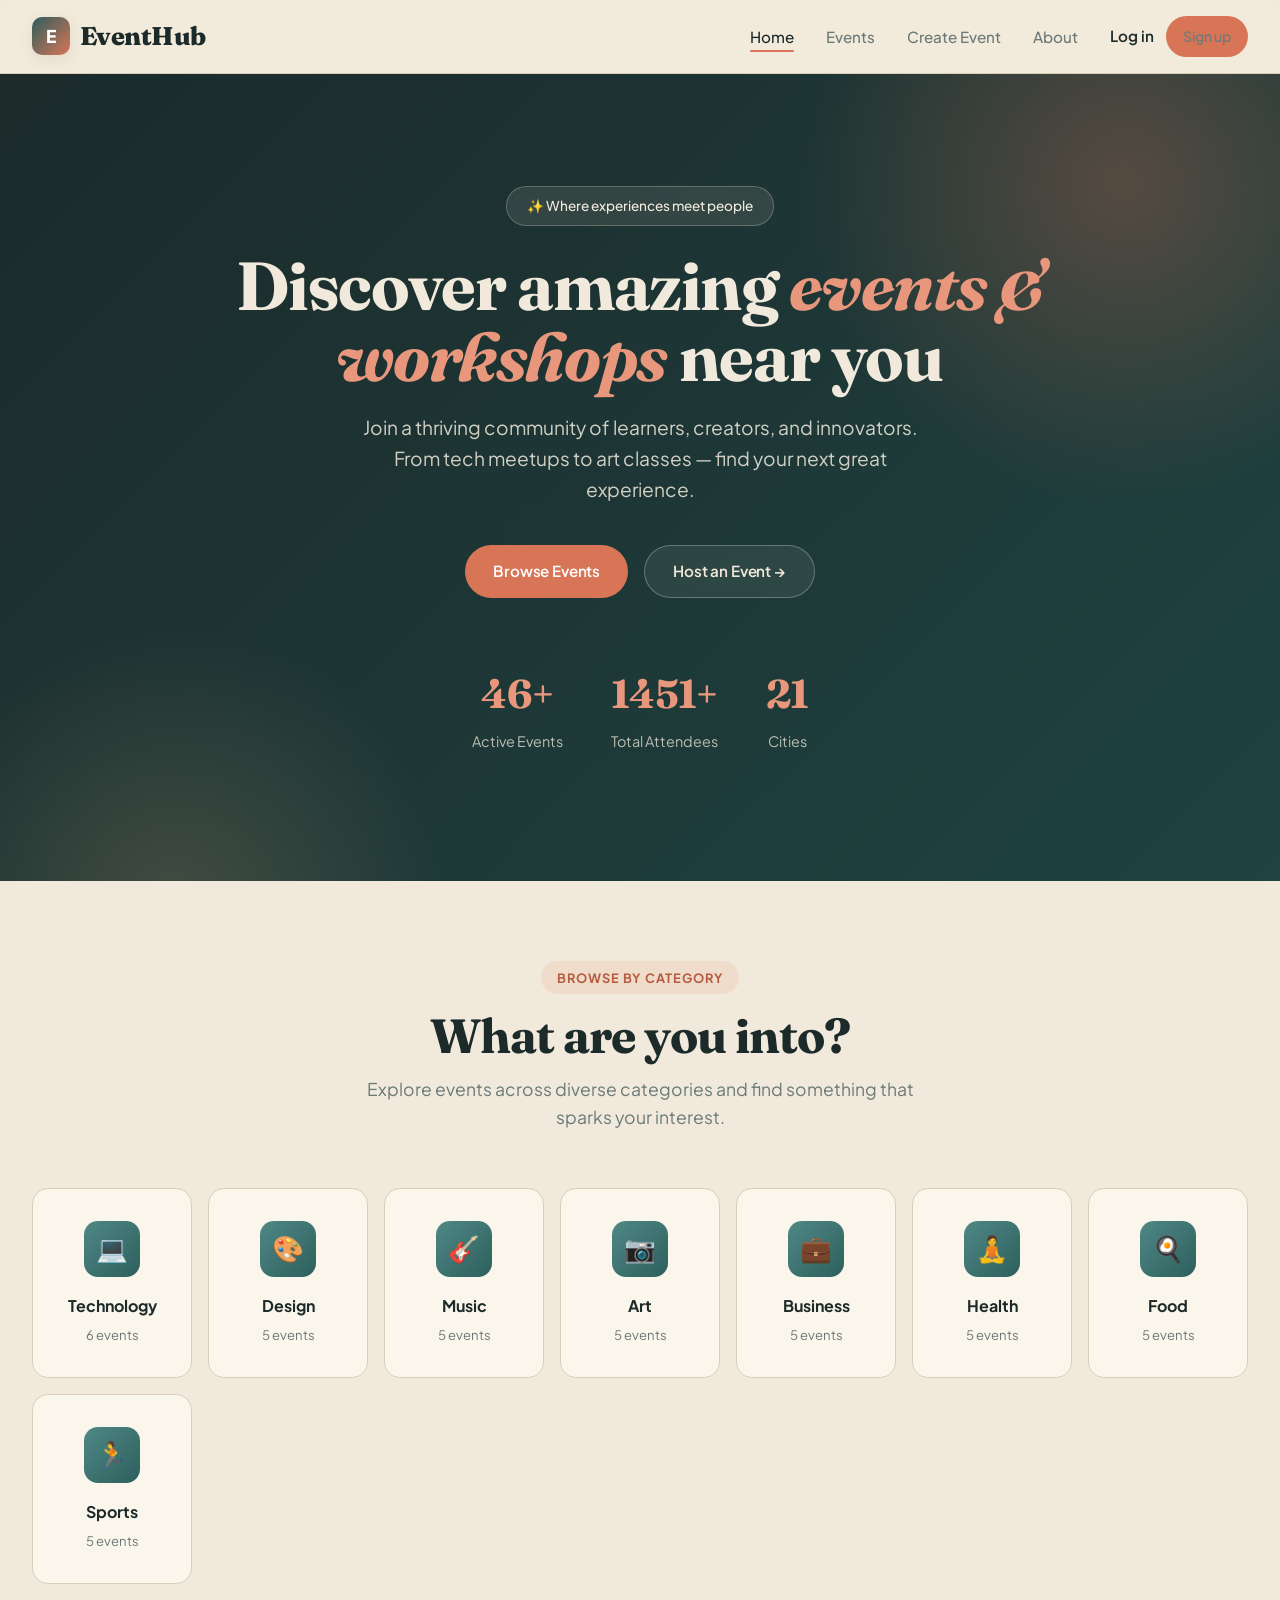
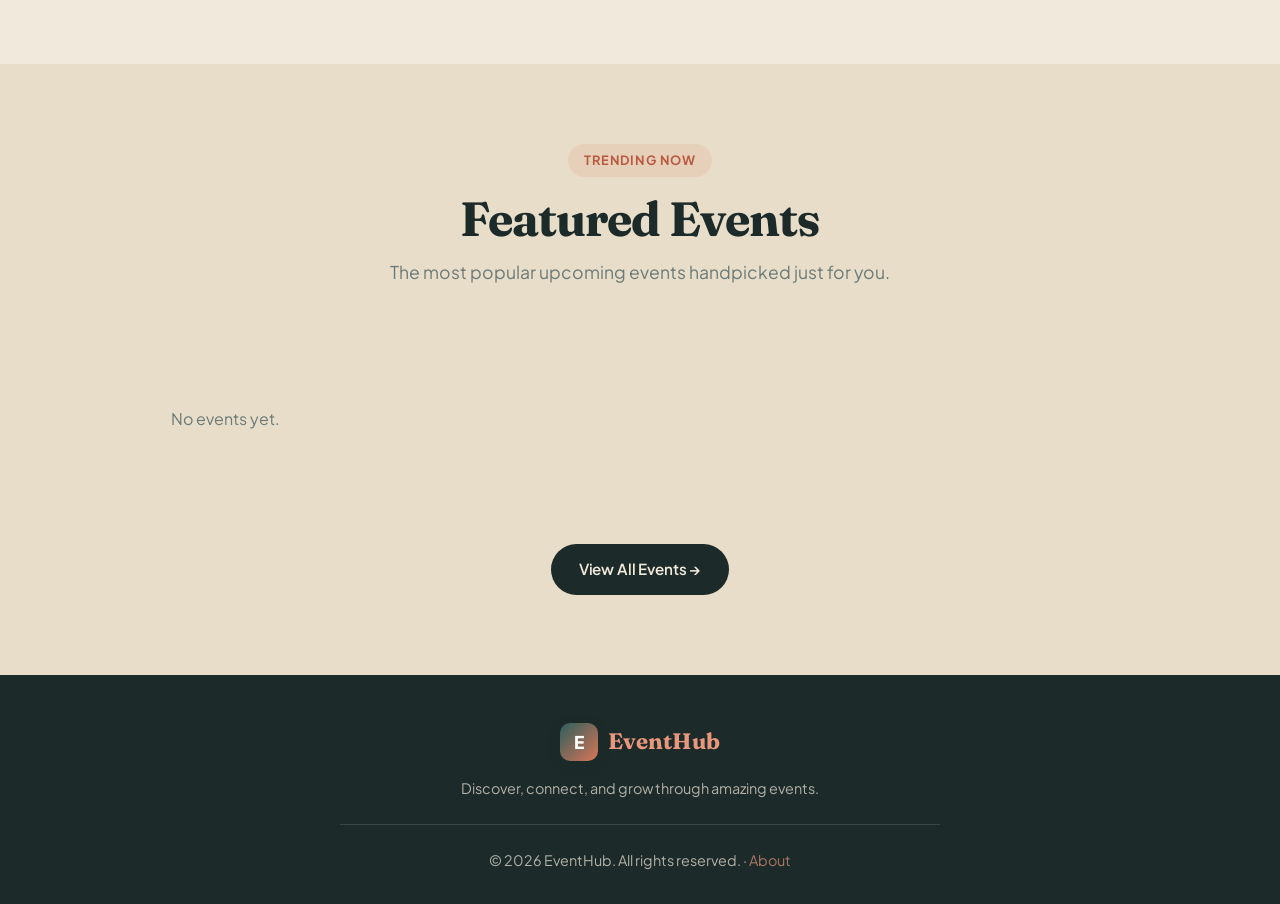
<file: index.html>
<!DOCTYPE html>
<html lang="en">
<head>
  <meta charset="UTF-8">
  <meta name="viewport" content="width=device-width, initial-scale=1.0">
  <title>EventHub — Discover Workshops & Events</title>
  <link rel="stylesheet" href="css/style.css">
</head>
<body>

<nav class="navbar">
  <div class="nav-container">
    <a href="index.html" class="logo">
      <span class="logo-icon">E</span>
      EventHub
    </a>
    <button class="nav-toggle" id="navToggle">☰</button>
    <ul class="nav-links" id="navLinks">
      <li><a href="index.html" class="active">Home</a></li>
      <li><a href="events.html">Events</a></li>
      <li><a href="create-event.html">Create Event</a></li>
      <li><a href="about.html">About</a></li>
      <li id="authLinks"></li>
    </ul>
  </div>
</nav>

<section class="hero">
  <div class="hero-content">
    <div class="hero-badge">✨ Where experiences meet people</div>
    <h1>Discover amazing <span class="highlight">events & workshops</span> near you</h1>
    <p>Join a thriving community of learners, creators, and innovators. From tech meetups to art classes — find your next great experience.</p>
    <div class="hero-buttons">
      <a href="events.html" class="btn btn-accent">Browse Events</a>
      <a href="create-event.html" class="btn btn-secondary">Host an Event →</a>
    </div>

    <div class="hero-stats">
      <div class="hero-stat">
        <div class="hero-stat-num" id="statEvents">18+</div>
        <div class="hero-stat-label">Active Events</div>
      </div>
      <div class="hero-stat">
        <div class="hero-stat-num" id="statAttendees">700+</div>
        <div class="hero-stat-label">Total Attendees</div>
      </div>
      <div class="hero-stat">
        <div class="hero-stat-num" id="statCities">15</div>
        <div class="hero-stat-label">Cities</div>
      </div>
    </div>
  </div>
</section>

<section class="section">
  <div class="container">
    <div class="section-header">
      <div class="section-tag">Browse by category</div>
      <h2 class="section-title">What are you into?</h2>
      <p class="section-subtitle">Explore events across diverse categories and find something that sparks your interest.</p>
    </div>

    <div class="categories">
      <a href="events.html?category=Technology" class="category-card">
        <div class="category-icon">💻</div>
        <h3>Technology</h3>
        <div class="count" data-category-count="Technology">0 events</div>
      </a>
      <a href="events.html?category=Design" class="category-card">
        <div class="category-icon">🎨</div>
        <h3>Design</h3>
        <div class="count" data-category-count="Design">0 events</div>
      </a>
      <a href="events.html?category=Music" class="category-card">
        <div class="category-icon">🎸</div>
        <h3>Music</h3>
        <div class="count" data-category-count="Music">0 events</div>
      </a>
      <a href="events.html?category=Art" class="category-card">
        <div class="category-icon">📷</div>
        <h3>Art</h3>
        <div class="count" data-category-count="Art">0 events</div>
      </a>
      <a href="events.html?category=Business" class="category-card">
        <div class="category-icon">💼</div>
        <h3>Business</h3>
        <div class="count" data-category-count="Business">0 events</div>
      </a>
      <a href="events.html?category=Health" class="category-card">
        <div class="category-icon">🧘</div>
        <h3>Health</h3>
        <div class="count" data-category-count="Health">0 events</div>
      </a>
      <a href="events.html?category=Food" class="category-card">
        <div class="category-icon">🍳</div>
        <h3>Food</h3>
        <div class="count" data-category-count="Food">0 events</div>
      </a>
      <a href="events.html?category=Sports" class="category-card">
        <div class="category-icon">🏃</div>
        <h3>Sports</h3>
        <div class="count" data-category-count="Sports">0 events</div>
      </a>
    </div>
  </div>
</section>

<section class="section section-alt">
  <div class="container">
    <div class="section-header">
      <div class="section-tag">Trending now</div>
      <h2 class="section-title">Featured Events</h2>
      <p class="section-subtitle">The most popular upcoming events handpicked just for you.</p>
    </div>
    <div class="event-grid" id="featuredEvents"></div>
    <div style="text-align: center; margin-top: 3rem;">
      <a href="events.html" class="btn btn-primary">View All Events →</a>
    </div>
  </div>
</section>

<footer class="footer">
  <div class="footer-content">
    <a href="index.html" class="footer-logo">
      <span class="logo-icon">E</span>
      EventHub
    </a>
    <p>Discover, connect, and grow through amazing events.</p>
    <hr class="footer-divider">
    <p>&copy; 2026 EventHub. All rights reserved. · <a href="about.html">About</a></p>
  </div>
</footer>

<script src="js/db.js"></script>
<script src="js/auth.js"></script>
<script src="js/app.js"></script>
</body>
</html>
</file>
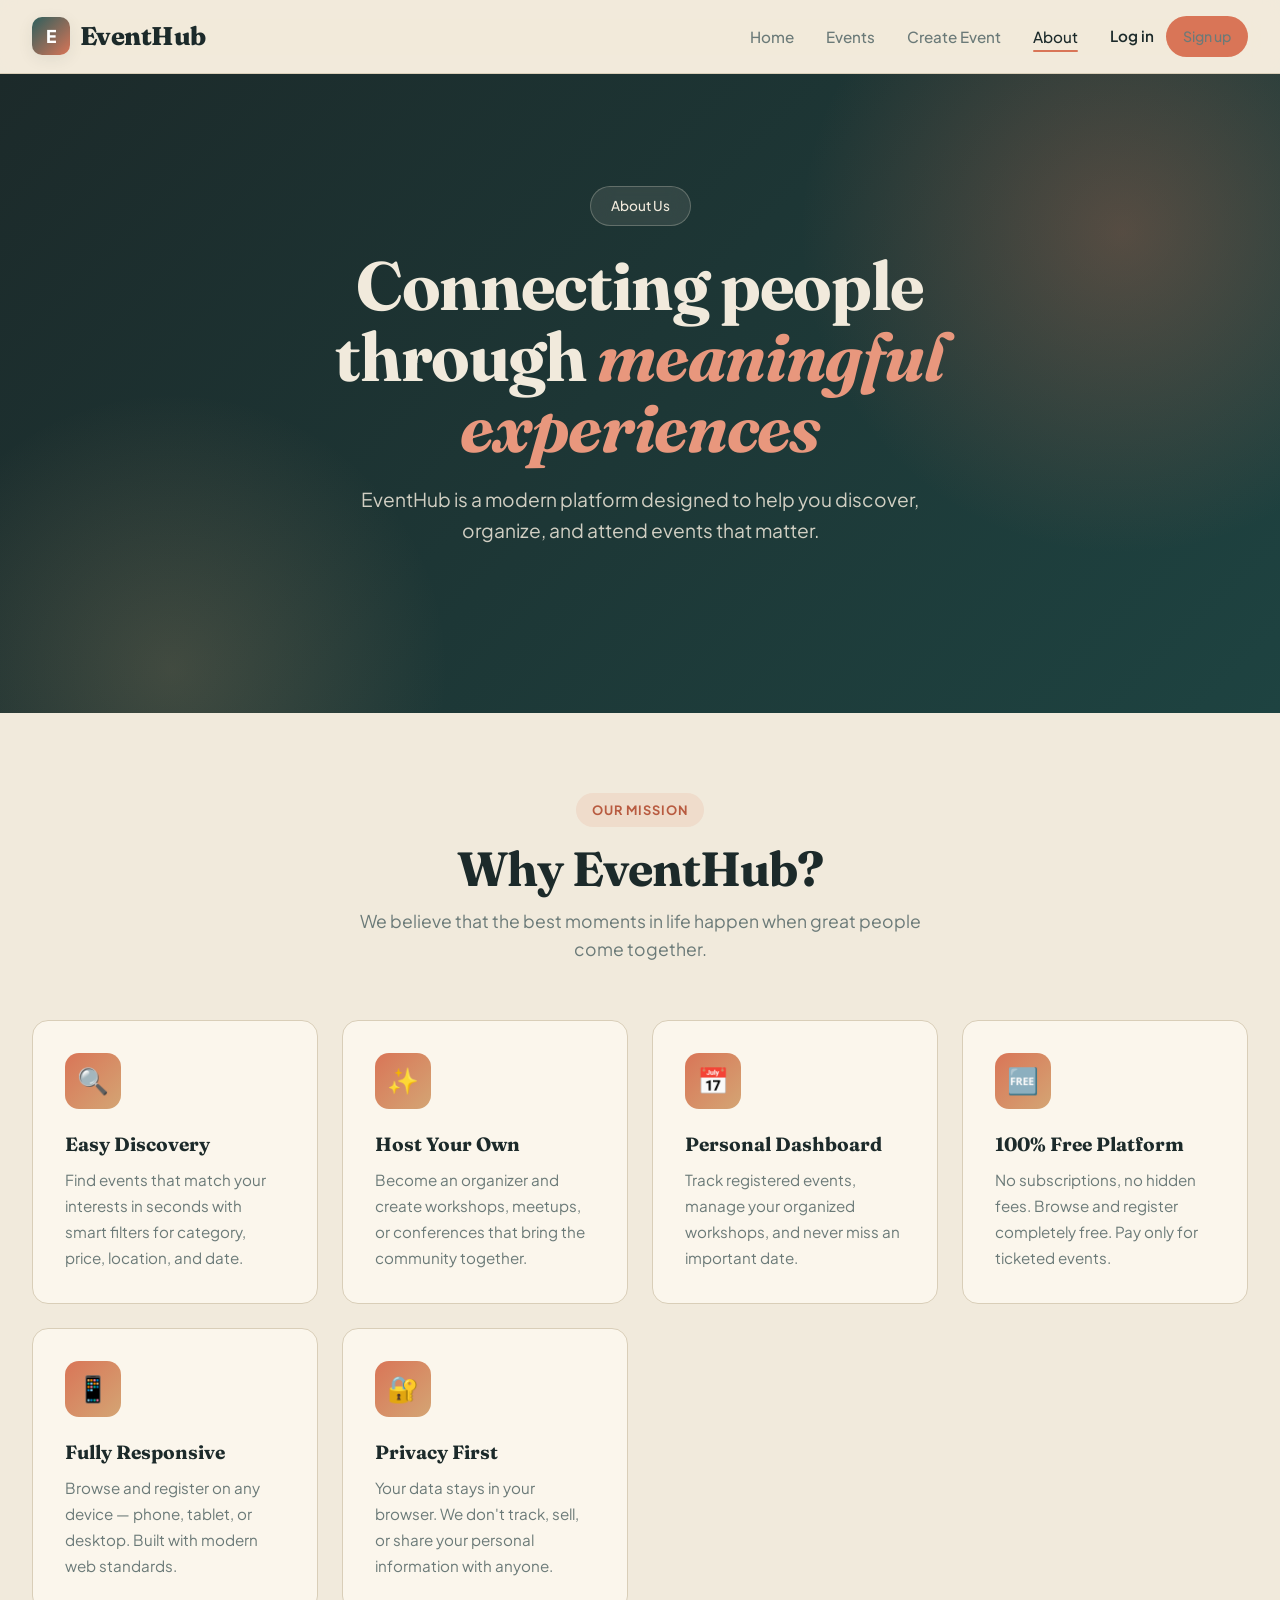
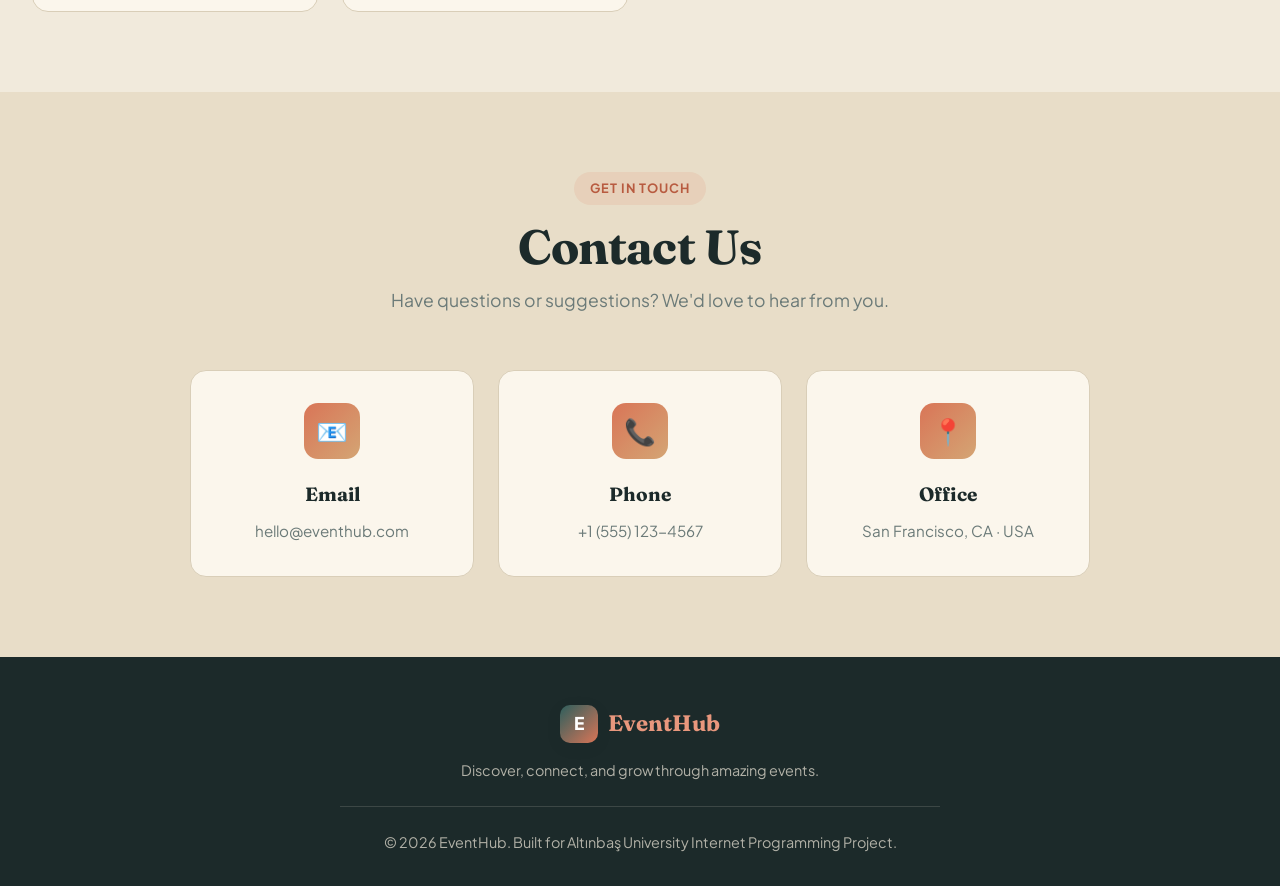
<file: about.html>
<!DOCTYPE html>
<html lang="en">
<head>
  <meta charset="UTF-8">
  <meta name="viewport" content="width=device-width, initial-scale=1.0">
  <title>About — EventHub</title>
  <link rel="stylesheet" href="css/style.css">
</head>
<body>

<nav class="navbar">
  <div class="nav-container">
    <a href="index.html" class="logo">
      <span class="logo-icon">E</span>
      EventHub
    </a>
    <button class="nav-toggle" id="navToggle">☰</button>
    <ul class="nav-links" id="navLinks">
      <li><a href="index.html">Home</a></li>
      <li><a href="events.html">Events</a></li>
      <li><a href="create-event.html">Create Event</a></li>
      <li><a href="about.html" class="active">About</a></li>
      <li id="authLinks"></li>
    </ul>
  </div>
</nav>

<section class="hero">
  <div class="hero-content">
    <div class="hero-badge">About Us</div>
    <h1>Connecting people through <span class="highlight">meaningful experiences</span></h1>
    <p>EventHub is a modern platform designed to help you discover, organize, and attend events that matter.</p>
  </div>
</section>

<section class="section">
  <div class="container">
    <div class="section-header">
      <div class="section-tag">Our Mission</div>
      <h2 class="section-title">Why EventHub?</h2>
      <p class="section-subtitle">We believe that the best moments in life happen when great people come together.</p>
    </div>

    <div class="about-grid">
      <div class="feature-card">
        <div class="feature-icon">🔍</div>
        <h3>Easy Discovery</h3>
        <p>Find events that match your interests in seconds with smart filters for category, price, location, and date.</p>
      </div>

      <div class="feature-card">
        <div class="feature-icon">✨</div>
        <h3>Host Your Own</h3>
        <p>Become an organizer and create workshops, meetups, or conferences that bring the community together.</p>
      </div>

      <div class="feature-card">
        <div class="feature-icon">📅</div>
        <h3>Personal Dashboard</h3>
        <p>Track registered events, manage your organized workshops, and never miss an important date.</p>
      </div>

      <div class="feature-card">
        <div class="feature-icon">🆓</div>
        <h3>100% Free Platform</h3>
        <p>No subscriptions, no hidden fees. Browse and register completely free. Pay only for ticketed events.</p>
      </div>

      <div class="feature-card">
        <div class="feature-icon">📱</div>
        <h3>Fully Responsive</h3>
        <p>Browse and register on any device — phone, tablet, or desktop. Built with modern web standards.</p>
      </div>

      <div class="feature-card">
        <div class="feature-icon">🔐</div>
        <h3>Privacy First</h3>
        <p>Your data stays in your browser. We don't track, sell, or share your personal information with anyone.</p>
      </div>
    </div>
  </div>
</section>

<section class="section section-alt">
  <div class="container" style="max-width: 900px;">
    <div class="section-header">
      <div class="section-tag">Get In Touch</div>
      <h2 class="section-title">Contact Us</h2>
      <p class="section-subtitle">Have questions or suggestions? We'd love to hear from you.</p>
    </div>

    <div class="about-grid">
      <div class="feature-card" style="text-align: center;">
        <div class="feature-icon" style="margin: 0 auto 1.25rem;">📧</div>
        <h3>Email</h3>
        <p>hello@eventhub.com</p>
      </div>
      <div class="feature-card" style="text-align: center;">
        <div class="feature-icon" style="margin: 0 auto 1.25rem;">📞</div>
        <h3>Phone</h3>
        <p>+1 (555) 123-4567</p>
      </div>
      <div class="feature-card" style="text-align: center;">
        <div class="feature-icon" style="margin: 0 auto 1.25rem;">📍</div>
        <h3>Office</h3>
        <p>San Francisco, CA · USA</p>
      </div>
    </div>
  </div>
</section>

<footer class="footer">
  <div class="footer-content">
    <a href="index.html" class="footer-logo">
      <span class="logo-icon">E</span>
      EventHub
    </a>
    <p>Discover, connect, and grow through amazing events.</p>
    <hr class="footer-divider">
    <p>&copy; 2026 EventHub. Built for Altınbaş University Internet Programming Project.</p>
  </div>
</footer>

<script src="js/db.js"></script>
<script src="js/auth.js"></script>
<script src="js/app.js"></script>
</body>
</html>
</file>
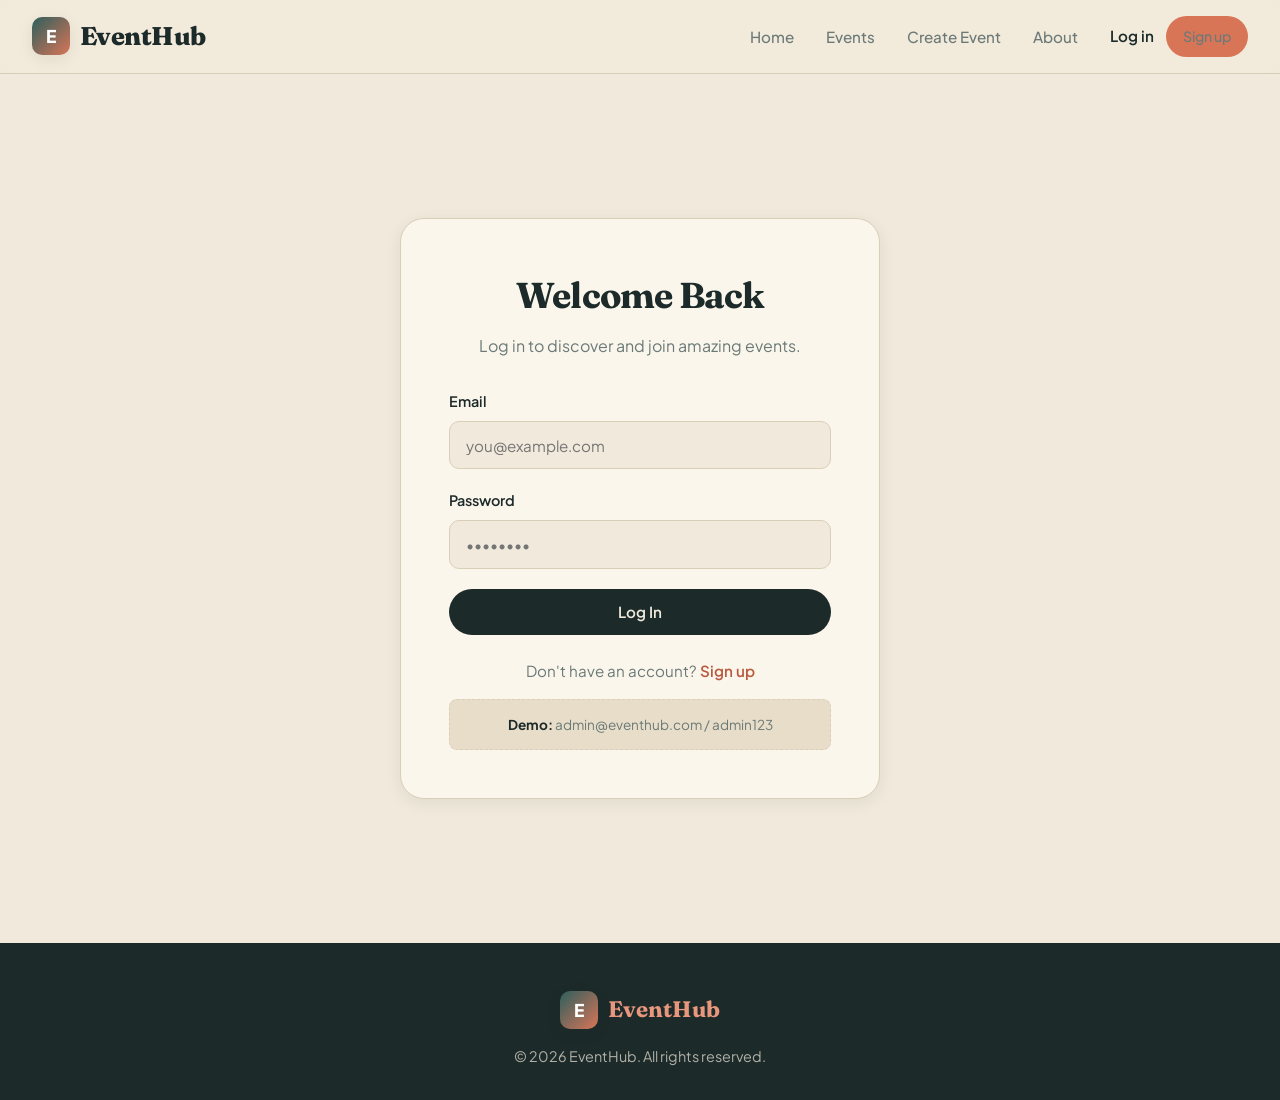
<file: create-event.html>
<!DOCTYPE html>
<html lang="en">
<head>
  <meta charset="UTF-8">
  <meta name="viewport" content="width=device-width, initial-scale=1.0">
  <title>Create Event — EventHub</title>
  <link rel="stylesheet" href="css/style.css">
</head>
<body>

<nav class="navbar">
  <div class="nav-container">
    <a href="index.html" class="logo">
      <span class="logo-icon">E</span>
      EventHub
    </a>
    <button class="nav-toggle" id="navToggle">☰</button>
    <ul class="nav-links" id="navLinks">
      <li><a href="index.html">Home</a></li>
      <li><a href="events.html">Events</a></li>
      <li><a href="create-event.html" class="active">Create Event</a></li>
      <li><a href="about.html">About</a></li>
      <li id="authLinks"></li>
    </ul>
  </div>
</nav>

<section class="section">
  <div class="form-container wide">
    <h2>Host an Event</h2>
    <p class="form-intro">Share your passion — create a workshop or event for the community.</p>

    <form id="createEventForm">
      <div class="form-group">
        <label for="title">Event Title *</label>
        <input type="text" id="title" placeholder="e.g. Modern React Masterclass" required>
      </div>

      <div class="form-group">
        <label for="description">Description *</label>
        <textarea id="description" placeholder="Tell attendees what to expect, who should attend, and what they'll learn..." required></textarea>
      </div>

      <div class="form-row">
        <div class="form-group">
          <label for="category">Category *</label>
          <select id="category" required>
            <option value="">Select category...</option>
            <option value="Technology">Technology</option>
            <option value="Design">Design</option>
            <option value="Music">Music</option>
            <option value="Art">Art</option>
            <option value="Business">Business</option>
            <option value="Health">Health</option>
            <option value="Food">Food</option>
            <option value="Education">Education</option>
            <option value="Sports">Sports</option>
          </select>
        </div>

        <div class="form-group">
          <label for="icon">Emoji Icon (optional)</label>
          <input type="text" id="icon" placeholder="🎉" maxlength="2">
        </div>
      </div>

      <div class="form-group">
        <label for="date">Date & Time *</label>
        <input type="datetime-local" id="date" required>
      </div>

      <div class="form-group">
        <label for="location">Location *</label>
        <input type="text" id="location" placeholder="e.g. New York City, NY or Online (Zoom)" required>
      </div>

      <div class="form-row">
        <div class="form-group">
          <label for="capacity">Capacity *</label>
          <input type="number" id="capacity" min="1" placeholder="30" required>
        </div>

        <div class="form-group">
          <label for="price">Price ($)</label>
          <input type="number" id="price" min="0" step="5" placeholder="0 for free event">
        </div>
      </div>

      <div class="form-error" id="formError"></div>

      <button type="submit" class="btn btn-accent btn-block">Publish Event</button>
    </form>
  </div>
</section>

<footer class="footer">
  <div class="footer-content">
    <a href="index.html" class="footer-logo">
      <span class="logo-icon">E</span>
      EventHub
    </a>
    <p>&copy; 2026 EventHub. All rights reserved.</p>
  </div>
</footer>

<script src="js/db.js"></script>
<script src="js/auth.js"></script>
<script src="js/app.js"></script>
</body>
</html>
</file>
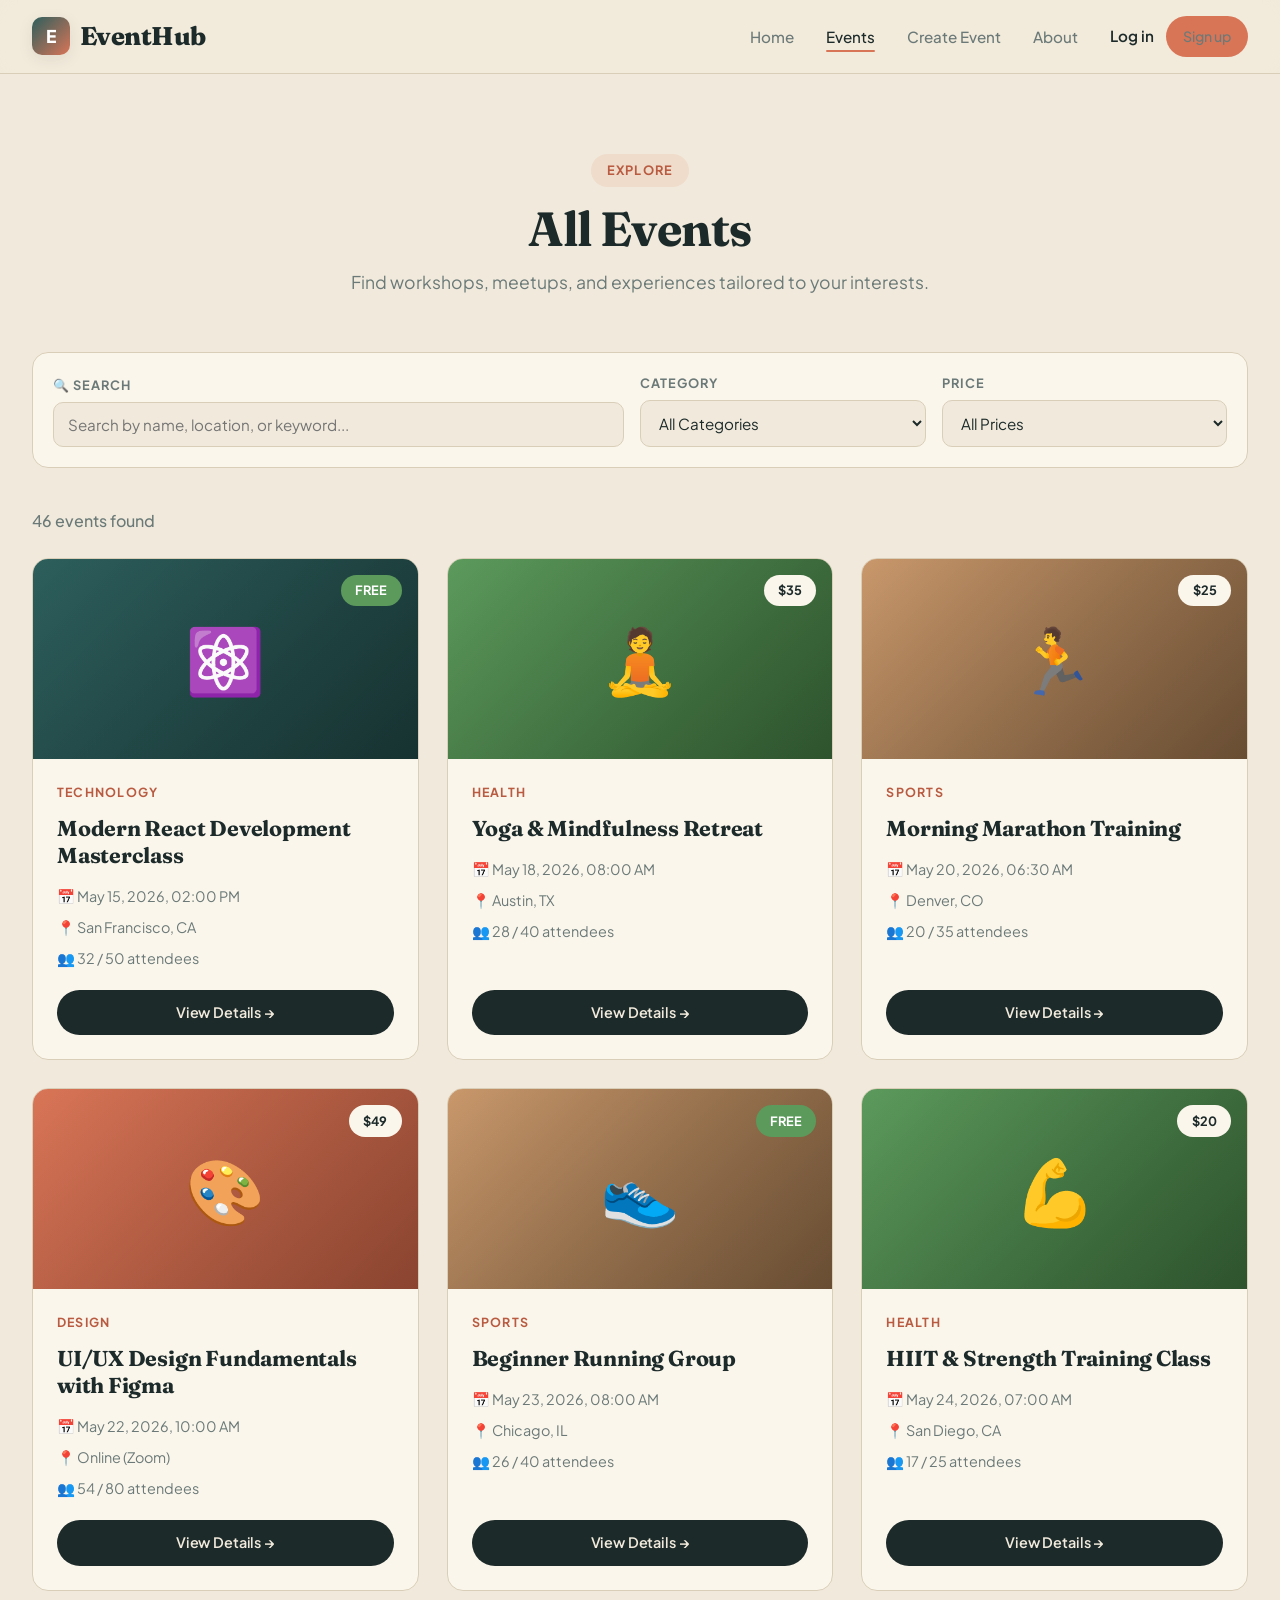
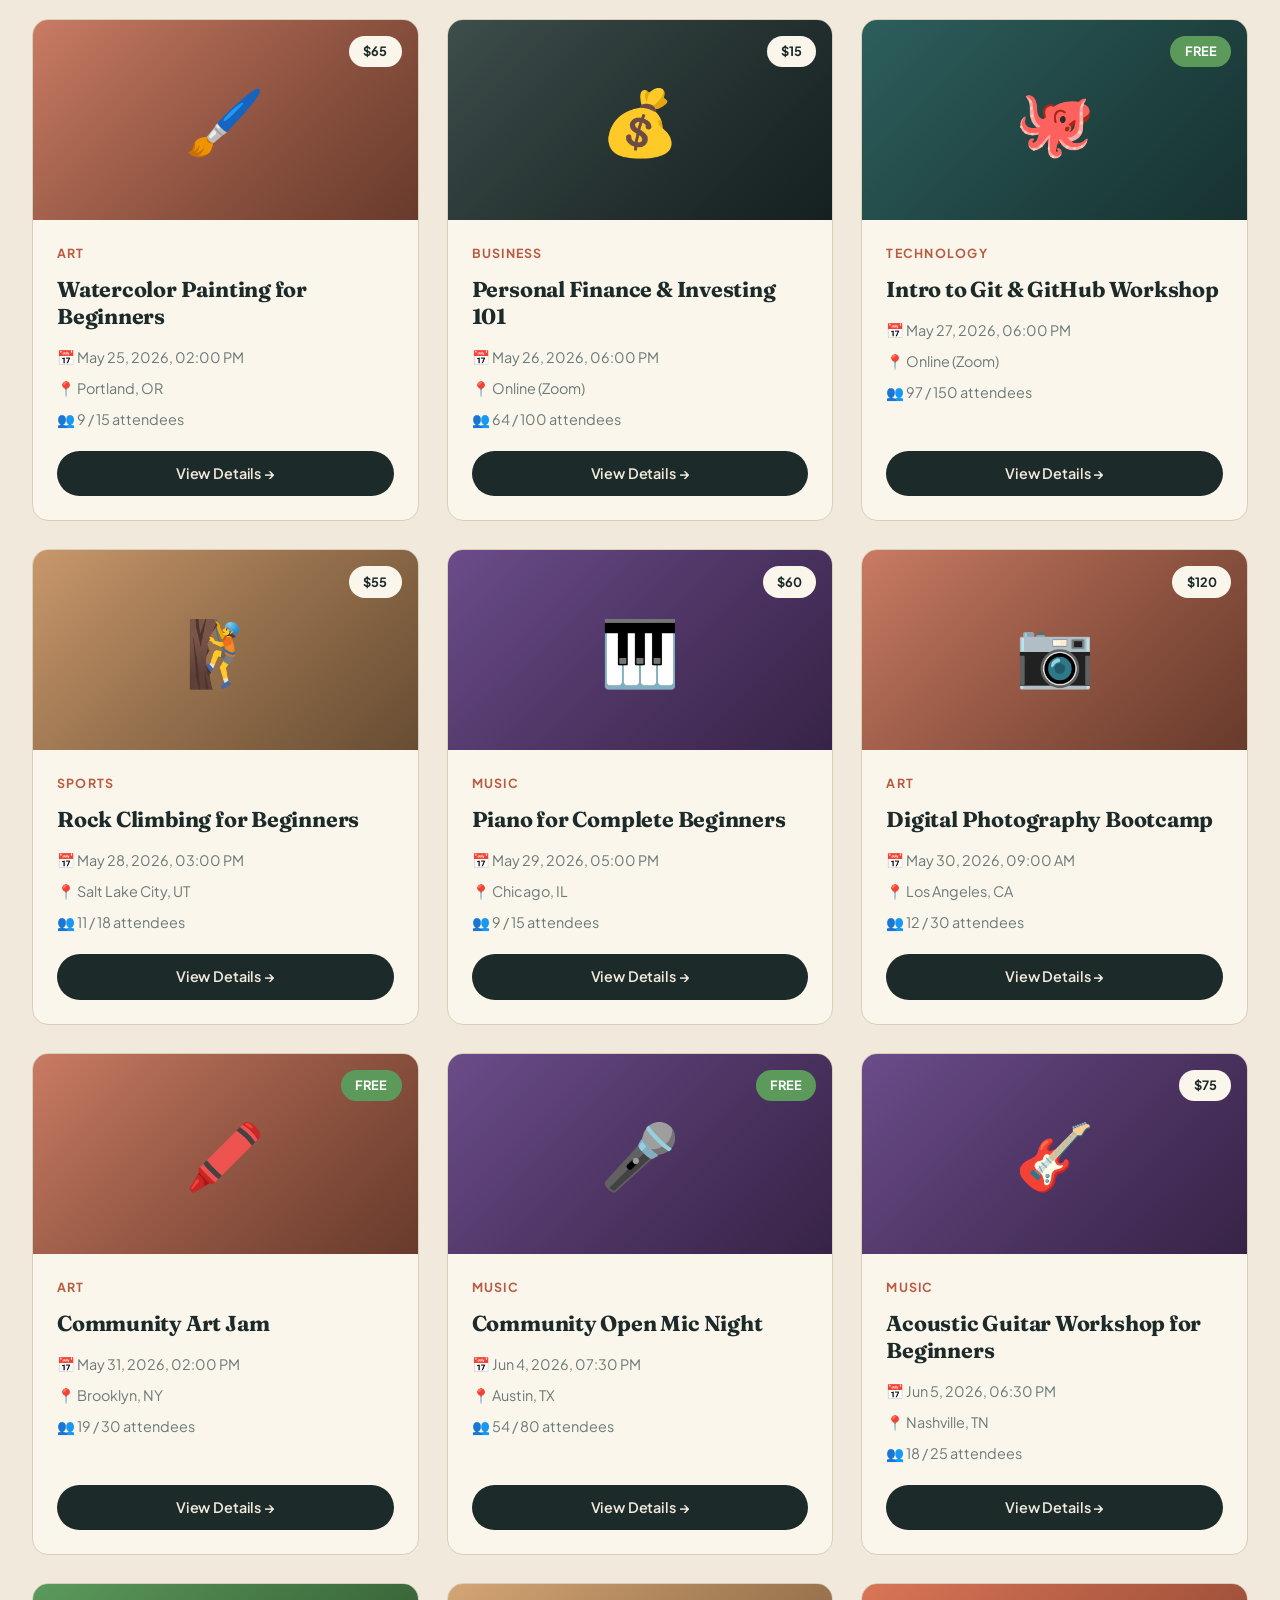
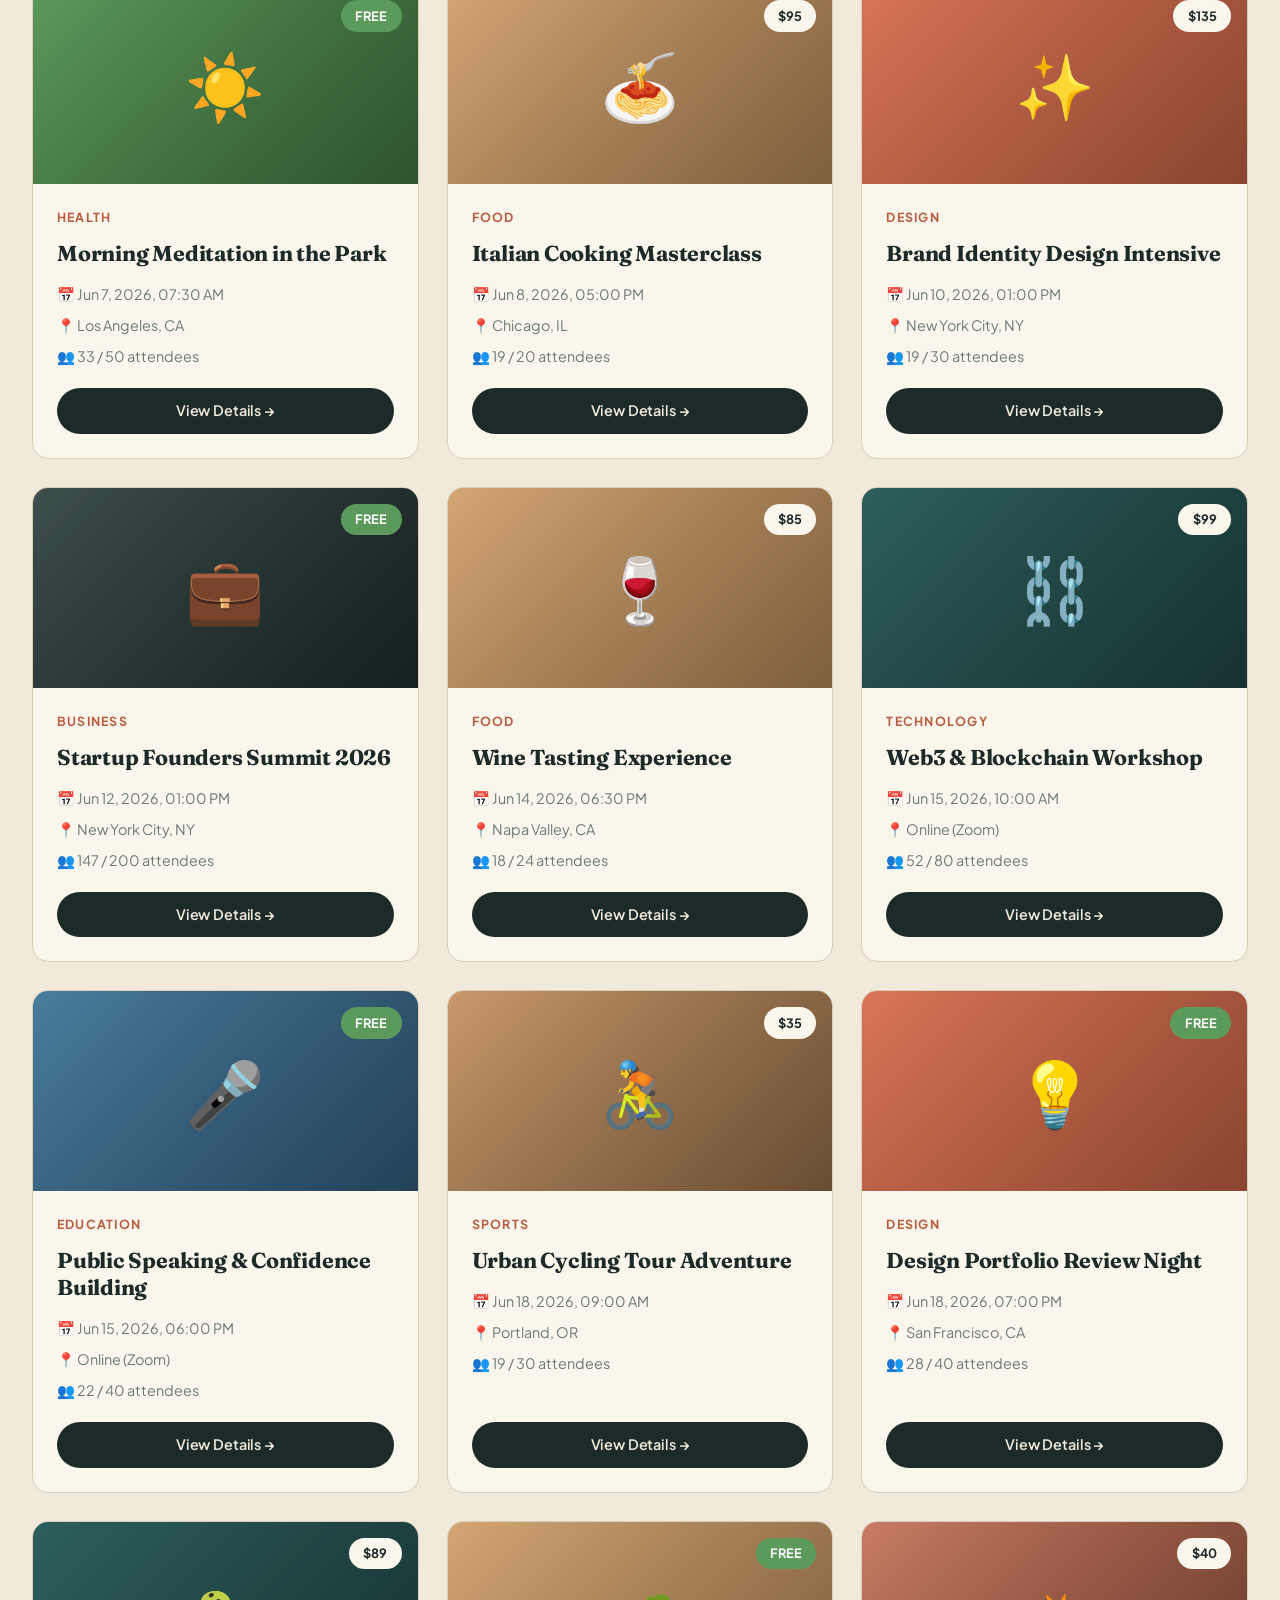
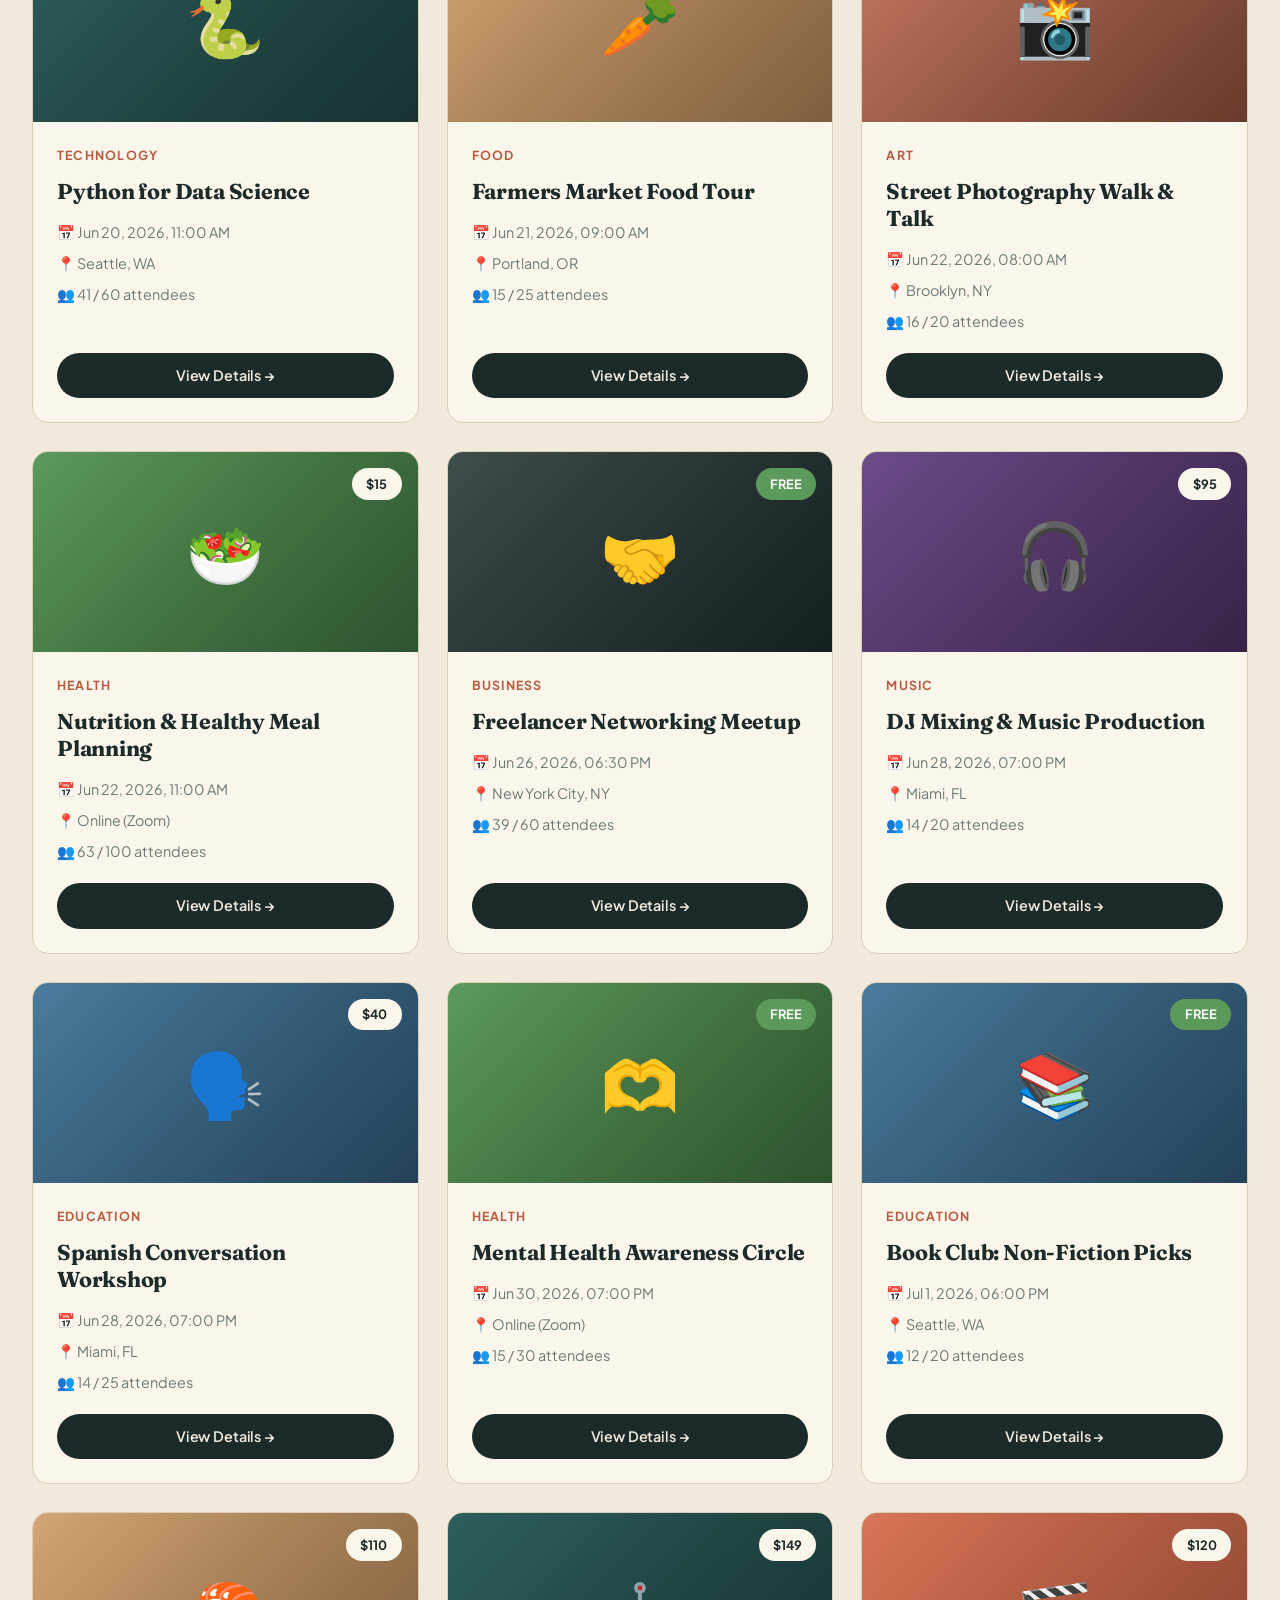
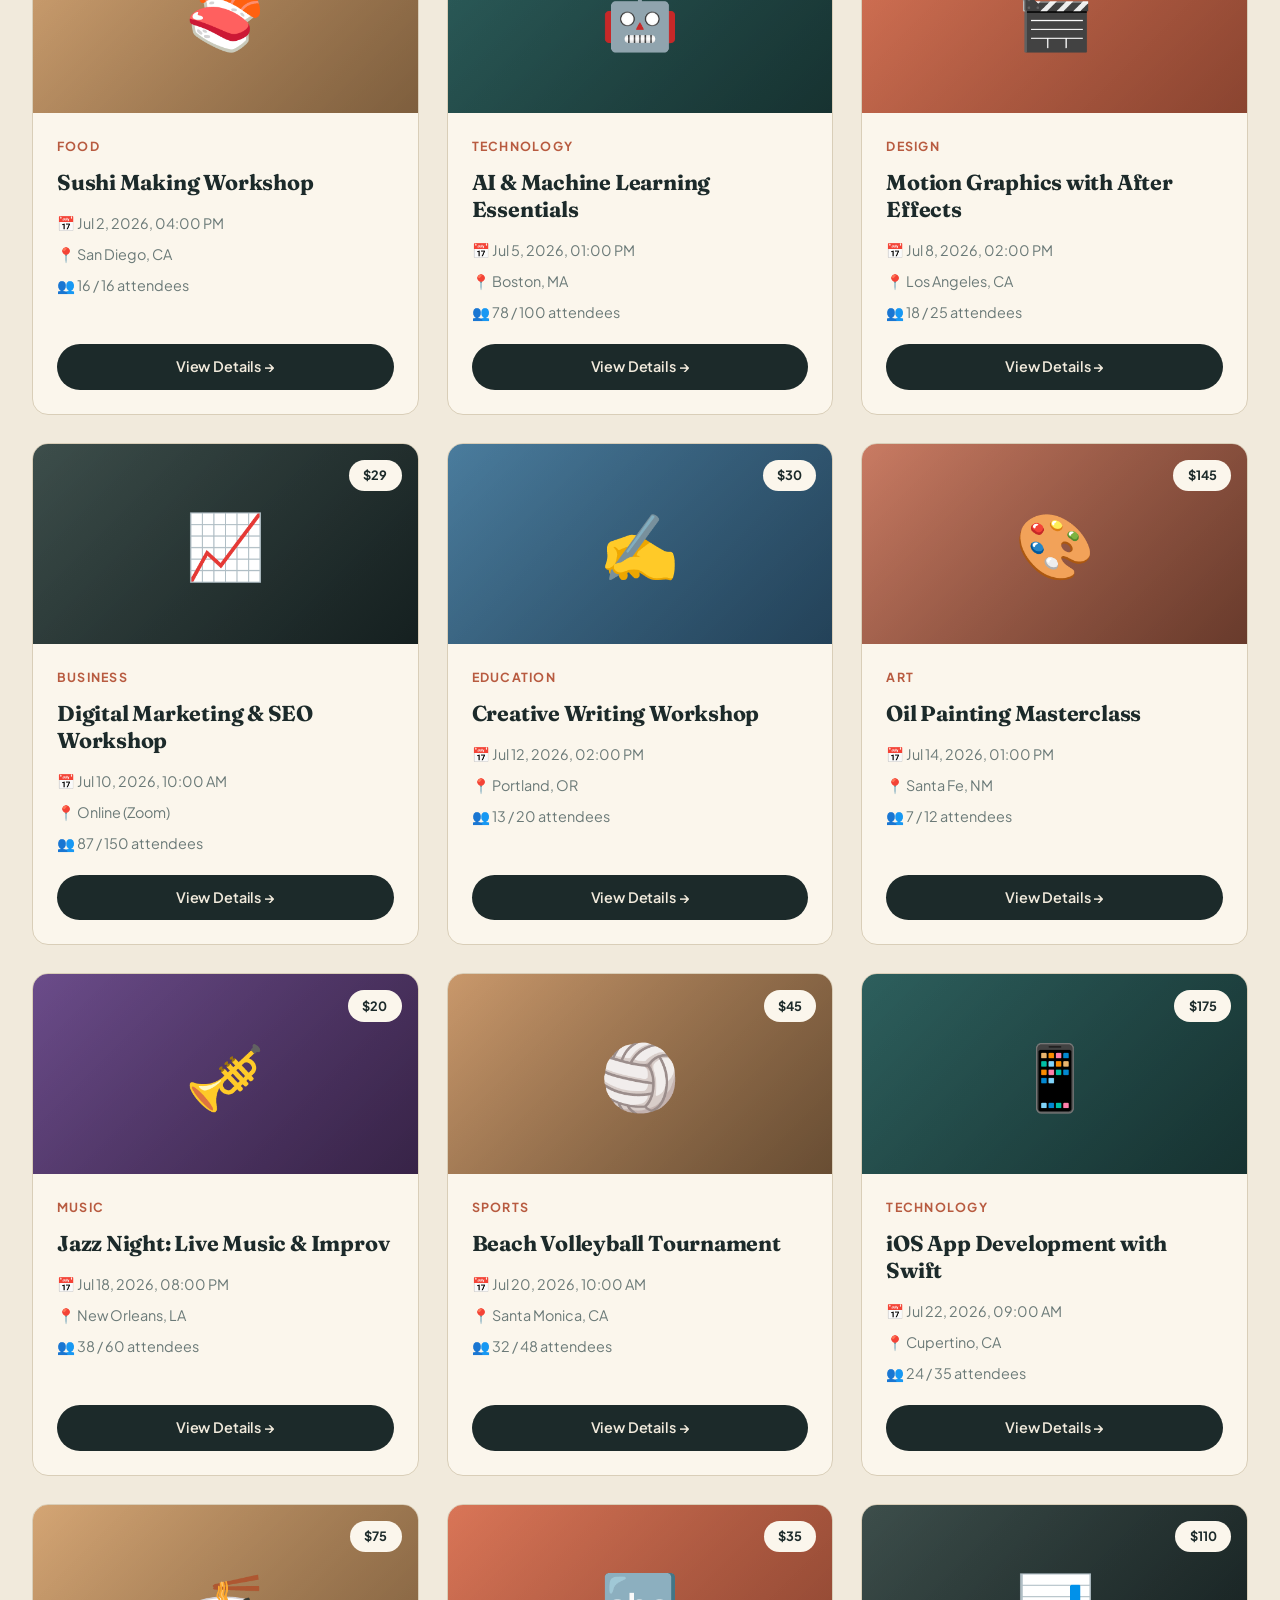
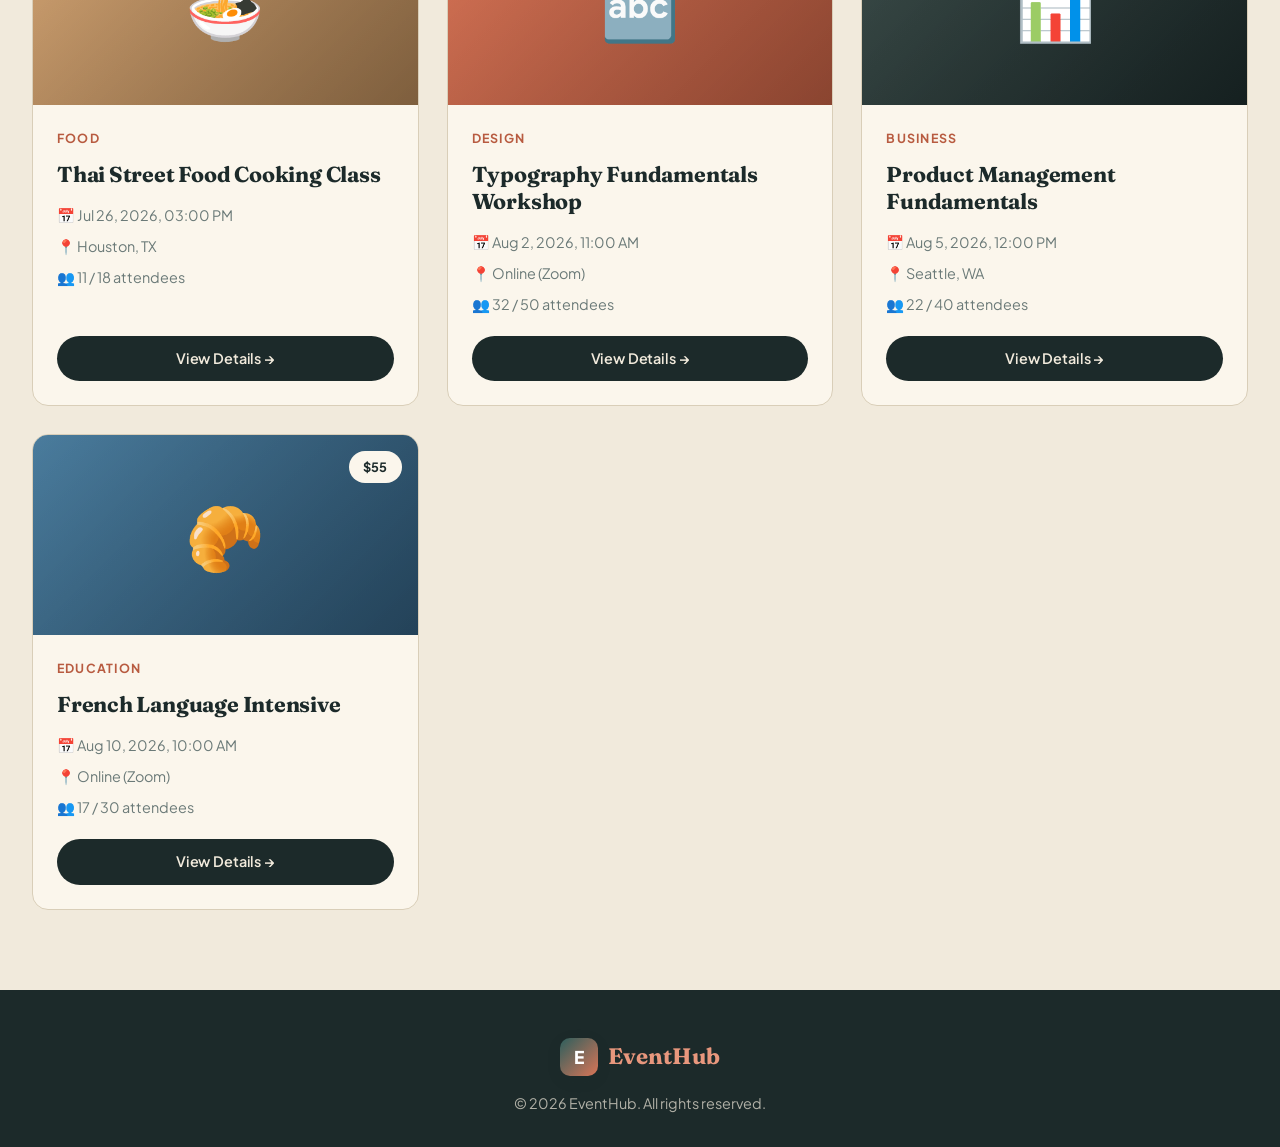
<file: events.html>
<!DOCTYPE html>
<html lang="en">
<head>
  <meta charset="UTF-8">
  <meta name="viewport" content="width=device-width, initial-scale=1.0">
  <title>Browse Events — EventHub</title>
  <link rel="stylesheet" href="css/style.css">
</head>
<body>

<nav class="navbar">
  <div class="nav-container">
    <a href="index.html" class="logo">
      <span class="logo-icon">E</span>
      EventHub
    </a>
    <button class="nav-toggle" id="navToggle">☰</button>
    <ul class="nav-links" id="navLinks">
      <li><a href="index.html">Home</a></li>
      <li><a href="events.html" class="active">Events</a></li>
      <li><a href="create-event.html">Create Event</a></li>
      <li><a href="about.html">About</a></li>
      <li id="authLinks"></li>
    </ul>
  </div>
</nav>

<section class="section">
  <div class="container">
    <div class="section-header">
      <div class="section-tag">Explore</div>
      <h2 class="section-title">All Events</h2>
      <p class="section-subtitle">Find workshops, meetups, and experiences tailored to your interests.</p>
    </div>

    <div class="filter-bar">
      <div class="filter-group">
        <label for="searchInput">🔍 Search</label>
        <input type="text" id="searchInput" placeholder="Search by name, location, or keyword...">
      </div>
      <div class="filter-group">
        <label for="categoryFilter">Category</label>
        <select id="categoryFilter">
          <option value="">All Categories</option>
          <option value="Technology">Technology</option>
          <option value="Design">Design</option>
          <option value="Music">Music</option>
          <option value="Art">Art</option>
          <option value="Business">Business</option>
          <option value="Health">Health</option>
          <option value="Food">Food</option>
          <option value="Education">Education</option>
          <option value="Sports">Sports</option>
        </select>
      </div>
      <div class="filter-group">
        <label for="priceFilter">Price</label>
        <select id="priceFilter">
          <option value="">All Prices</option>
          <option value="free">Free</option>
          <option value="paid">Paid</option>
        </select>
      </div>
    </div>

    <p style="color: var(--gray); margin-bottom: 1.5rem; font-weight: 500;" id="resultCount">Loading events...</p>

    <div class="event-grid" id="eventsGrid"></div>
  </div>
</section>

<footer class="footer">
  <div class="footer-content">
    <a href="index.html" class="footer-logo">
      <span class="logo-icon">E</span>
      EventHub
    </a>
    <p>&copy; 2026 EventHub. All rights reserved.</p>
  </div>
</footer>

<script src="js/db.js"></script>
<script src="js/auth.js"></script>
<script src="js/app.js"></script>
</body>
</html>
</file>
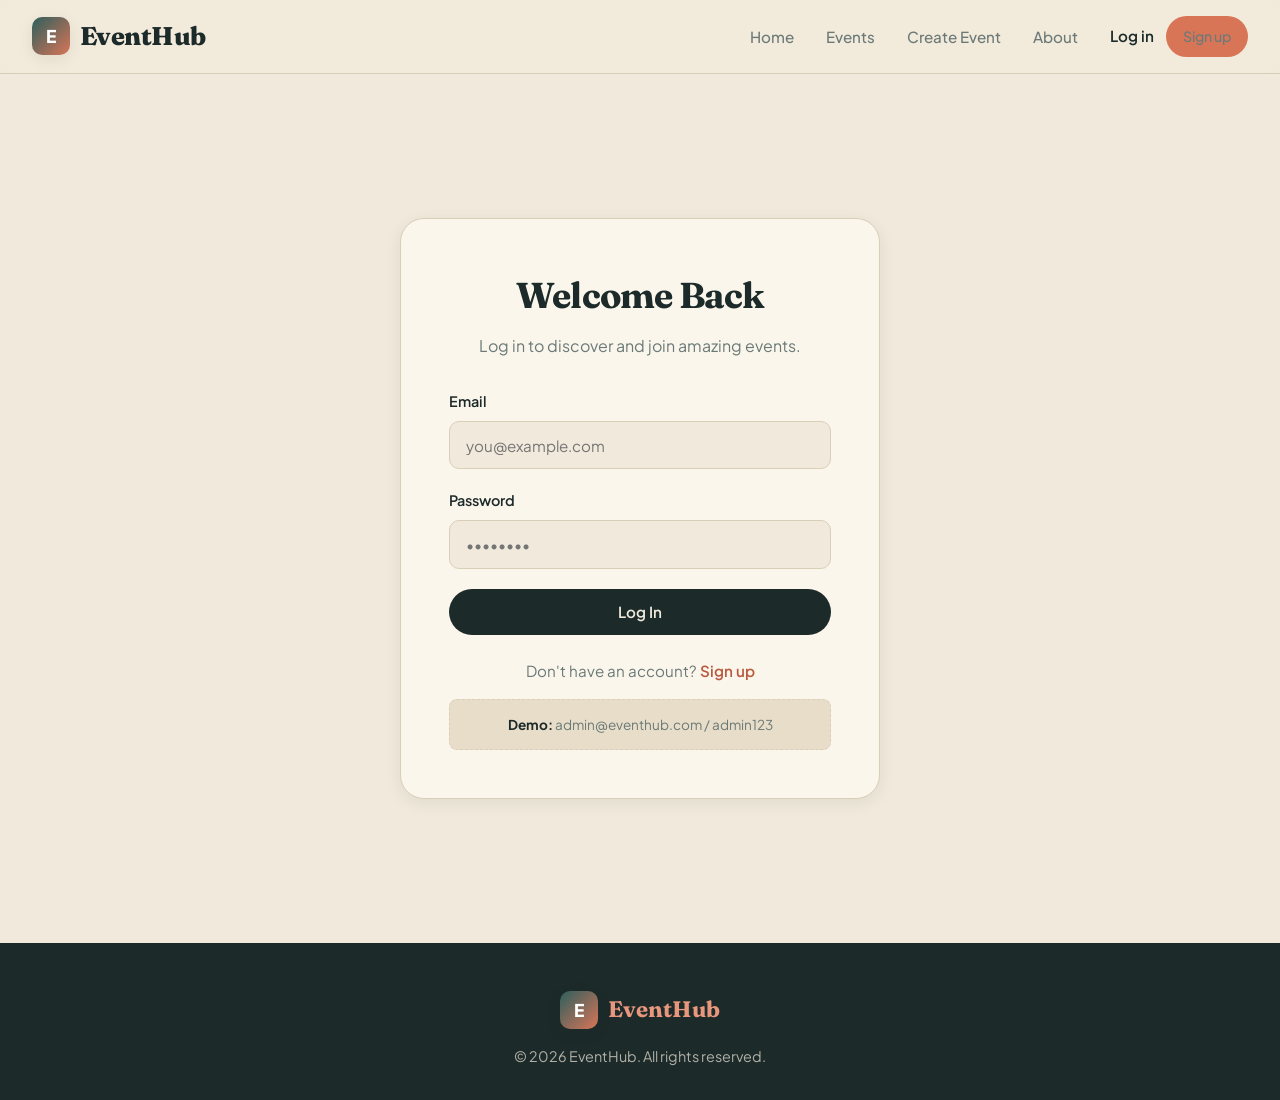
<file: login.html>
<!DOCTYPE html>
<html lang="en">
<head>
  <meta charset="UTF-8">
  <meta name="viewport" content="width=device-width, initial-scale=1.0">
  <title>Login — EventHub</title>
  <link rel="stylesheet" href="css/style.css">
</head>
<body>

<nav class="navbar">
  <div class="nav-container">
    <a href="index.html" class="logo">
      <span class="logo-icon">E</span>
      EventHub
    </a>
    <button class="nav-toggle" id="navToggle">☰</button>
    <ul class="nav-links" id="navLinks">
      <li><a href="index.html">Home</a></li>
      <li><a href="events.html">Events</a></li>
      <li><a href="create-event.html">Create Event</a></li>
      <li><a href="about.html">About</a></li>
      <li id="authLinks"></li>
    </ul>
  </div>
</nav>

<section class="section">
  <div class="form-container">
    <h2>Welcome Back</h2>
    <p class="form-intro">Log in to discover and join amazing events.</p>

    <form id="loginForm">
      <div class="form-group">
        <label for="email">Email</label>
        <input type="email" id="email" placeholder="you@example.com" required>
      </div>

      <div class="form-group">
        <label for="password">Password</label>
        <input type="password" id="password" placeholder="••••••••" required>
      </div>

      <div class="form-error" id="formError"></div>

      <button type="submit" class="btn btn-primary btn-block">Log In</button>

      <p class="form-footer">
        Don't have an account? <a href="register.html">Sign up</a>
      </p>

      <div class="demo-creds">
        <strong>Demo:</strong> admin@eventhub.com / admin123
      </div>
    </form>
  </div>
</section>

<footer class="footer">
  <div class="footer-content">
    <a href="index.html" class="footer-logo">
      <span class="logo-icon">E</span>
      EventHub
    </a>
    <p>&copy; 2026 EventHub. All rights reserved.</p>
  </div>
</footer>

<script src="js/db.js"></script>
<script src="js/auth.js"></script>
<script src="js/app.js"></script>
</body>
</html>
</file>
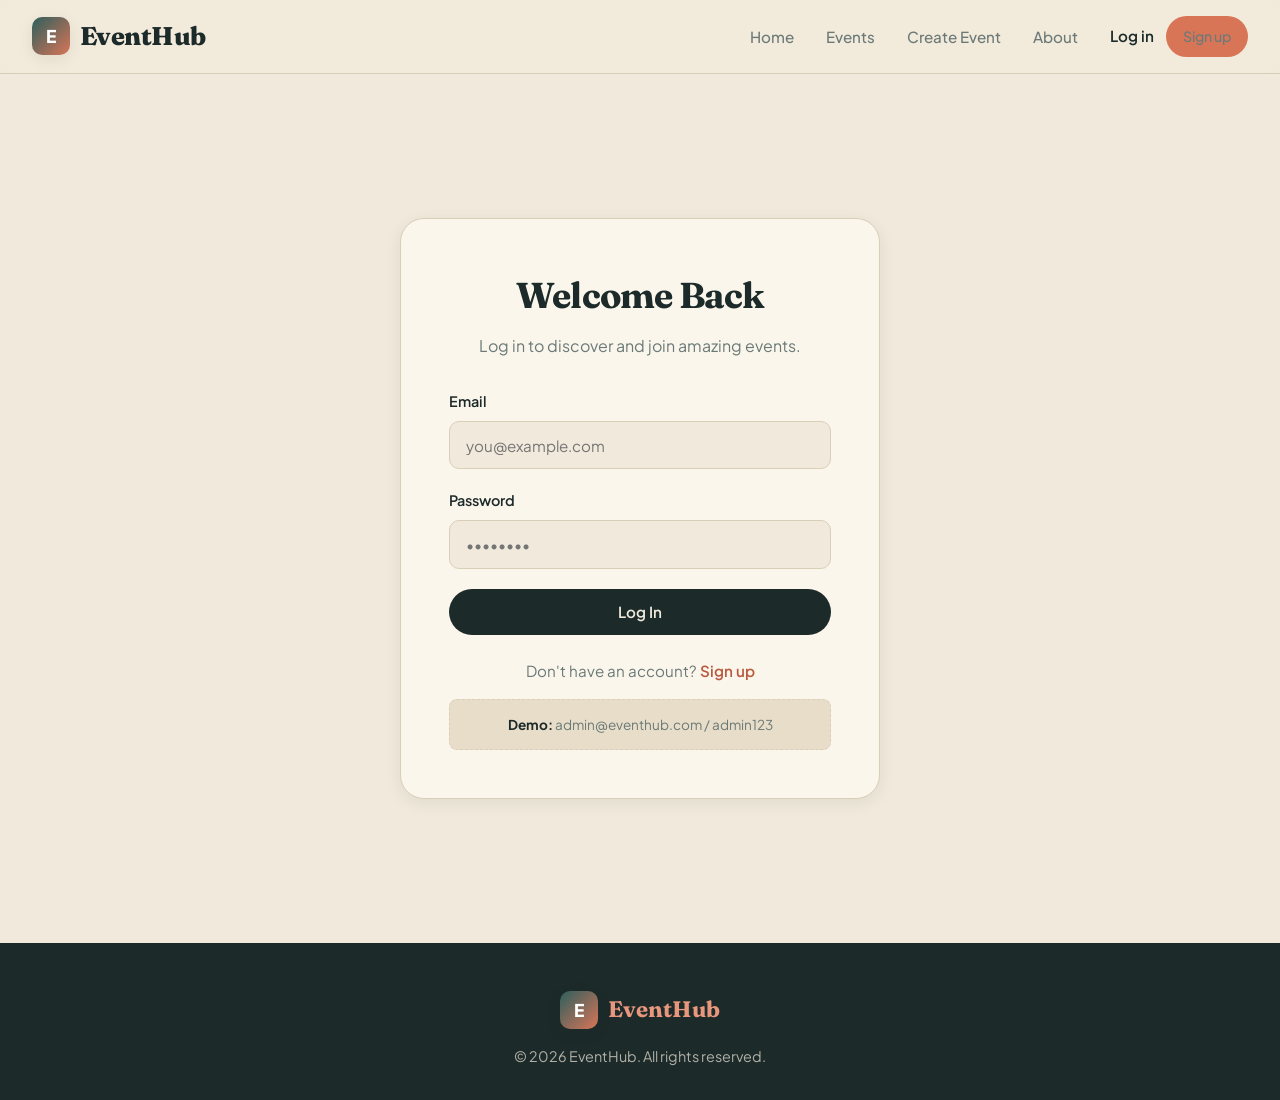
<file: profile.html>
<!DOCTYPE html>
<html lang="en">
<head>
  <meta charset="UTF-8">
  <meta name="viewport" content="width=device-width, initial-scale=1.0">
  <title>My Profile — EventHub</title>
  <link rel="stylesheet" href="css/style.css">
</head>
<body>

<nav class="navbar">
  <div class="nav-container">
    <a href="index.html" class="logo">
      <span class="logo-icon">E</span>
      EventHub
    </a>
    <button class="nav-toggle" id="navToggle">☰</button>
    <ul class="nav-links" id="navLinks">
      <li><a href="index.html">Home</a></li>
      <li><a href="events.html">Events</a></li>
      <li><a href="create-event.html">Create Event</a></li>
      <li><a href="about.html">About</a></li>
      <li id="authLinks"></li>
    </ul>
  </div>
</nav>

<section class="section">
  <div class="container">
    <div class="profile-header">
      <div class="avatar" id="avatar">U</div>
      <h1 id="userName">User</h1>
      <p id="userEmail">user@email.com</p>
      <div class="profile-role">
        <span id="userRole">Attendee</span>
      </div>
    </div>

    <div class="profile-tabs">
      <button class="tab active" id="tab-registered">📅 Registered Events</button>
      <button class="tab" id="tab-organized">🎯 My Events</button>
    </div>

    <div id="profileContent"></div>
  </div>
</section>

<footer class="footer">
  <div class="footer-content">
    <a href="index.html" class="footer-logo">
      <span class="logo-icon">E</span>
      EventHub
    </a>
    <p>&copy; 2026 EventHub. All rights reserved.</p>
  </div>
</footer>

<script src="js/db.js"></script>
<script src="js/auth.js"></script>
<script src="js/app.js"></script>
</body>
</html>
</file>
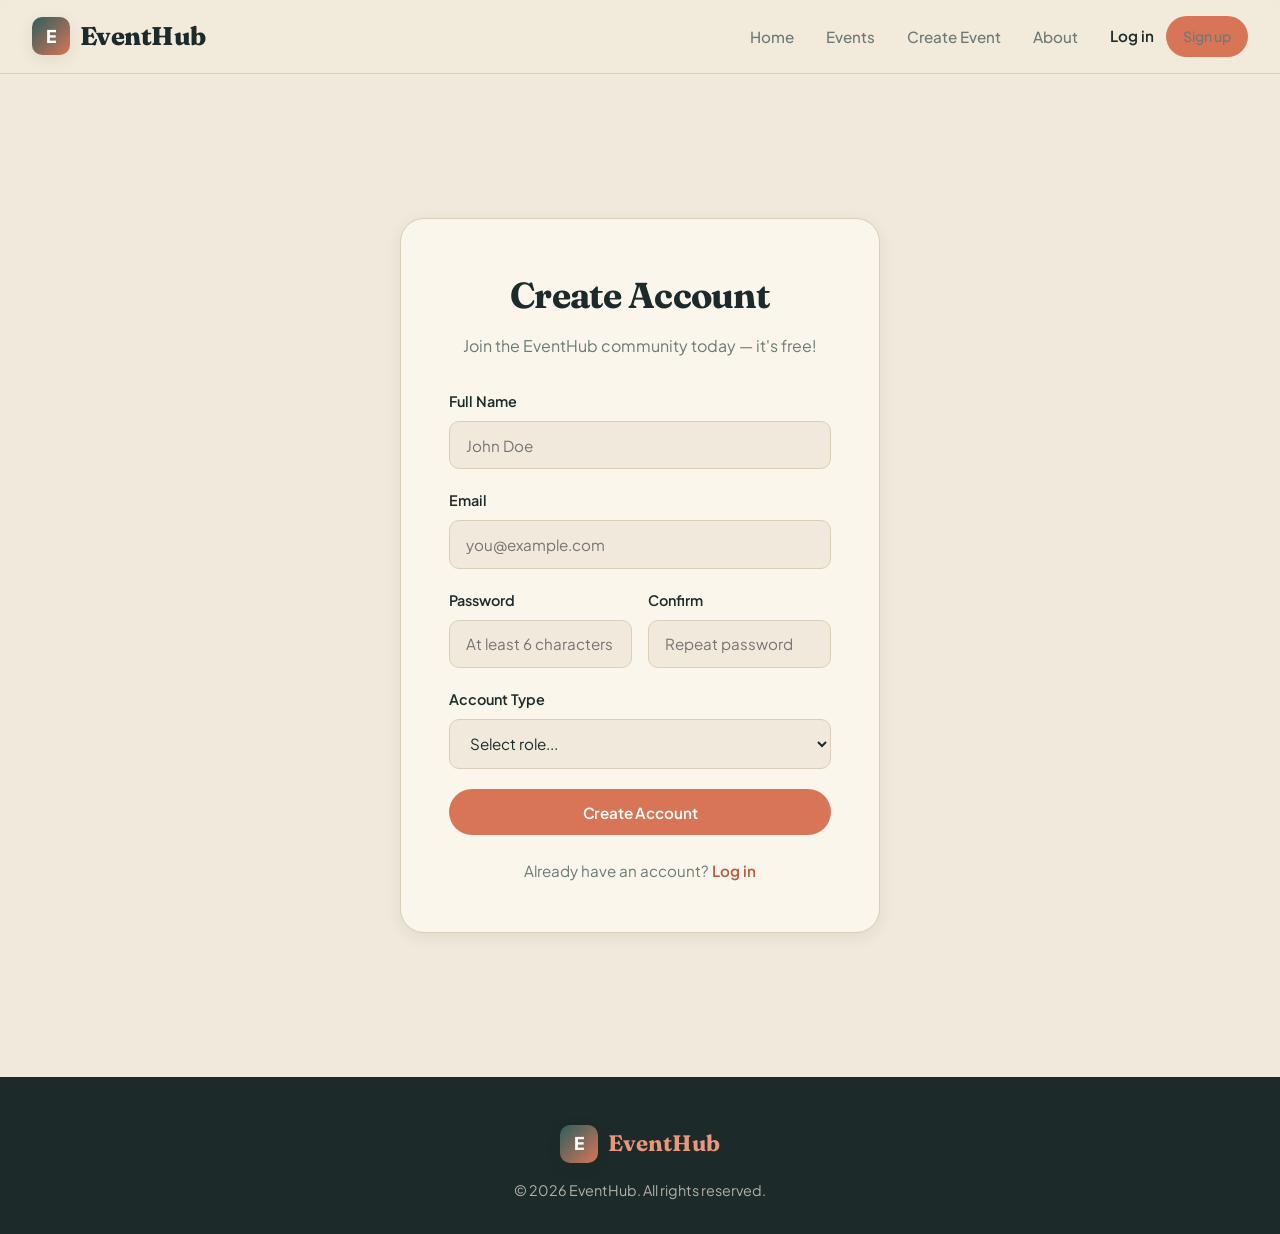
<file: register.html>
<!DOCTYPE html>
<html lang="en">
<head>
  <meta charset="UTF-8">
  <meta name="viewport" content="width=device-width, initial-scale=1.0">
  <title>Sign Up — EventHub</title>
  <link rel="stylesheet" href="css/style.css">
</head>
<body>

<nav class="navbar">
  <div class="nav-container">
    <a href="index.html" class="logo">
      <span class="logo-icon">E</span>
      EventHub
    </a>
    <button class="nav-toggle" id="navToggle">☰</button>
    <ul class="nav-links" id="navLinks">
      <li><a href="index.html">Home</a></li>
      <li><a href="events.html">Events</a></li>
      <li><a href="create-event.html">Create Event</a></li>
      <li><a href="about.html">About</a></li>
      <li id="authLinks"></li>
    </ul>
  </div>
</nav>

<section class="section">
  <div class="form-container">
    <h2>Create Account</h2>
    <p class="form-intro">Join the EventHub community today — it's free!</p>

    <form id="registerForm">
      <div class="form-group">
        <label for="name">Full Name</label>
        <input type="text" id="name" placeholder="John Doe" required>
      </div>

      <div class="form-group">
        <label for="email">Email</label>
        <input type="email" id="email" placeholder="you@example.com" required>
      </div>

      <div class="form-row">
        <div class="form-group">
          <label for="password">Password</label>
          <input type="password" id="password" placeholder="At least 6 characters" required>
        </div>

        <div class="form-group">
          <label for="password2">Confirm</label>
          <input type="password" id="password2" placeholder="Repeat password" required>
        </div>
      </div>

      <div class="form-group">
        <label for="role">Account Type</label>
        <select id="role" required>
          <option value="">Select role...</option>
          <option value="user">Attendee — Join events</option>
          <option value="organizer">Organizer — Host events</option>
        </select>
      </div>

      <div class="form-error" id="formError"></div>

      <button type="submit" class="btn btn-accent btn-block">Create Account</button>

      <p class="form-footer">
        Already have an account? <a href="login.html">Log in</a>
      </p>
    </form>
  </div>
</section>

<footer class="footer">
  <div class="footer-content">
    <a href="index.html" class="footer-logo">
      <span class="logo-icon">E</span>
      EventHub
    </a>
    <p>&copy; 2026 EventHub. All rights reserved.</p>
  </div>
</footer>

<script src="js/db.js"></script>
<script src="js/auth.js"></script>
<script src="js/app.js"></script>
</body>
</html>
</file>
<file: css/style.css>
/* ============ RESET & ROOT ============ */
@import url('https://fonts.googleapis.com/css2?family=Plus+Jakarta+Sans:wght@400;500;600;700;800&family=Fraunces:opsz,wght@9..144,600;9..144,700;9..144,800&display=swap');

* {
  margin: 0;
  padding: 0;
  box-sizing: border-box;
}

:root {
  /* Warm earthy palette */
  --bg: #F1EADC;              /* warm cream background */
  --bg-alt: #E8DDC8;           /* darker cream for alt sections */
  --surface: #FBF6EC;          /* slightly off-white for cards */
  --surface-raised: #FFFFFF;   /* pure white, used sparingly */

  --dark: #1C2A2A;             /* deep charcoal-green for text */
  --dark-2: #2C3E3D;
  --gray: #6B7A78;
  --gray-light: #9AA8A6;
  --border: #D9CEB8;           /* subtle warm border */
  --border-light: #E6DCC7;

  --primary: #2D5F5D;          /* deep teal */
  --primary-dark: #1E4341;
  --primary-light: #4F8885;

  --accent: #D97557;           /* terracotta */
  --accent-dark: #B85B40;
  --accent-light: #E8977D;

  --gold: #D4A574;             /* mustard/gold */

  --success: #5C9A5C;
  --danger: #C84B4B;

  --shadow-sm: 0 1px 2px rgba(28, 42, 42, 0.05);
  --shadow: 0 4px 16px rgba(28, 42, 42, 0.08);
  --shadow-lg: 0 20px 50px rgba(28, 42, 42, 0.15);
  --shadow-xl: 0 30px 70px rgba(217, 117, 87, 0.25);

  --radius-sm: 8px;
  --radius: 16px;
  --radius-lg: 24px;
}

html {
  scroll-behavior: smooth;
}

body {
  font-family: 'Plus Jakarta Sans', -apple-system, BlinkMacSystemFont, sans-serif;
  background: var(--bg);
  color: var(--dark);
  line-height: 1.6;
  min-height: 100vh;
  display: flex;
  flex-direction: column;
  -webkit-font-smoothing: antialiased;
}

/* ============ NAVBAR ============ */
.navbar {
  background: rgba(241, 234, 220, 0.85);
  backdrop-filter: saturate(180%) blur(20px);
  -webkit-backdrop-filter: saturate(180%) blur(20px);
  border-bottom: 1px solid var(--border);
  padding: 1rem 2rem;
  position: sticky;
  top: 0;
  z-index: 100;
}

.nav-container {
  max-width: 1280px;
  margin: 0 auto;
  display: flex;
  justify-content: space-between;
  align-items: center;
}

.logo {
  font-family: 'Fraunces', serif;
  font-size: 1.6rem;
  font-weight: 800;
  color: var(--dark);
  text-decoration: none;
  display: flex;
  align-items: center;
  gap: 0.6rem;
  letter-spacing: -0.02em;
}

.logo-icon {
  width: 38px;
  height: 38px;
  background: linear-gradient(135deg, var(--primary), var(--accent));
  border-radius: 10px;
  display: flex;
  align-items: center;
  justify-content: center;
  color: white;
  font-size: 1.1rem;
  font-weight: 800;
  font-family: 'Plus Jakarta Sans', sans-serif;
  box-shadow: var(--shadow);
}

.nav-links {
  list-style: none;
  display: flex;
  gap: 2rem;
  align-items: center;
}

.nav-links a {
  color: var(--gray);
  text-decoration: none;
  font-weight: 500;
  font-size: 0.95rem;
  transition: color 0.2s;
  position: relative;
}

.nav-links a:hover,
.nav-links a.active {
  color: var(--dark);
}

.nav-links a.active::after {
  content: '';
  position: absolute;
  bottom: -6px;
  left: 0;
  right: 0;
  height: 2px;
  background: var(--accent);
  border-radius: 2px;
}

.nav-toggle {
  display: none;
  background: none;
  border: none;
  font-size: 1.5rem;
  cursor: pointer;
  color: var(--dark);
}

/* ---- User menu (logged in) ---- */
.user-menu {
  display: flex;
  align-items: center;
  gap: 0.5rem;
}

.user-pill {
  display: inline-flex !important;
  align-items: center;
  gap: 0.55rem;
  padding: 0.4rem 0.9rem 0.4rem 0.4rem;
  background: var(--surface);
  border: 1.5px solid var(--border);
  border-radius: 999px;
  color: var(--dark) !important;
  font-weight: 600;
  font-size: 0.9rem;
  transition: all 0.2s;
}

.user-pill:hover {
  border-color: var(--accent);
  background: var(--bg-alt);
  transform: translateY(-1px);
}

.user-pill::after {
  display: none !important;
}

.user-avatar {
  width: 28px;
  height: 28px;
  border-radius: 50%;
  background: linear-gradient(135deg, var(--accent), var(--gold));
  color: white;
  font-size: 0.85rem;
  font-weight: 700;
  display: flex;
  align-items: center;
  justify-content: center;
  flex-shrink: 0;
}

.user-name {
  max-width: 120px;
  overflow: hidden;
  text-overflow: ellipsis;
  white-space: nowrap;
}

.logout-btn {
  width: 38px;
  height: 38px;
  display: flex;
  align-items: center;
  justify-content: center;
  background: transparent;
  border: 1.5px solid var(--border);
  border-radius: 50%;
  cursor: pointer;
  color: var(--gray);
  transition: all 0.2s;
  padding: 0;
  font-family: inherit;
}

.logout-btn:hover {
  border-color: var(--danger);
  color: var(--danger);
  background: rgba(200, 75, 75, 0.06);
  transform: translateY(-1px);
}

/* ---- Auth buttons (logged out) ---- */
.auth-buttons {
  display: flex;
  align-items: center;
  gap: 0.75rem;
}

.nav-login {
  color: var(--dark) !important;
  font-weight: 600 !important;
}

.nav-login::after {
  display: none !important;
}

.nav-signup {
  padding: 0.55rem 1.1rem !important;
  font-size: 0.88rem !important;
}

/* ============ BUTTONS ============ */
.btn {
  display: inline-flex;
  align-items: center;
  justify-content: center;
  gap: 0.5rem;
  padding: 0.85rem 1.75rem;
  border: none;
  border-radius: 999px;
  font-size: 0.95rem;
  font-weight: 600;
  cursor: pointer;
  text-decoration: none;
  transition: all 0.25s cubic-bezier(0.4, 0, 0.2, 1);
  text-align: center;
  font-family: inherit;
  letter-spacing: -0.01em;
}

.btn-primary {
  background: var(--dark);
  color: #F1EADC;
}

.btn-primary:hover {
  background: var(--primary);
  transform: translateY(-2px);
  box-shadow: var(--shadow-lg);
}

.btn-secondary {
  background: transparent;
  color: var(--dark);
  border: 1.5px solid var(--dark);
}

.btn-secondary:hover {
  background: var(--dark);
  color: var(--bg);
  transform: translateY(-2px);
}

.btn-accent {
  background: var(--accent);
  color: white;
}

.btn-accent:hover {
  background: var(--accent-dark);
  transform: translateY(-2px);
  box-shadow: var(--shadow-xl);
}

.btn-danger {
  background: var(--danger);
  color: var(--white);
}

.btn-danger:hover {
  background: #a83d3d;
}

.btn-block {
  width: 100%;
}

.btn:disabled {
  opacity: 0.55;
  cursor: not-allowed;
  transform: none !important;
}

/* ============ HERO ============ */
.hero {
  background: linear-gradient(135deg, var(--dark) 0%, var(--primary-dark) 100%);
  color: var(--bg);
  padding: 7rem 2rem 8rem;
  position: relative;
  overflow: hidden;
}

.hero::before {
  content: '';
  position: absolute;
  top: -30%;
  right: -15%;
  width: 700px;
  height: 700px;
  background: radial-gradient(circle, var(--accent) 0%, transparent 65%);
  opacity: 0.3;
  pointer-events: none;
}

.hero::after {
  content: '';
  position: absolute;
  bottom: -40%;
  left: -10%;
  width: 600px;
  height: 600px;
  background: radial-gradient(circle, var(--gold) 0%, transparent 65%);
  opacity: 0.2;
  pointer-events: none;
}

.hero-content {
  max-width: 820px;
  margin: 0 auto;
  text-align: center;
  position: relative;
  z-index: 1;
}

.hero-badge {
  display: inline-block;
  padding: 0.5rem 1.25rem;
  background: rgba(241, 234, 220, 0.1);
  border: 1px solid rgba(241, 234, 220, 0.25);
  border-radius: 999px;
  font-size: 0.85rem;
  font-weight: 500;
  margin-bottom: 1.5rem;
  backdrop-filter: blur(10px);
  color: var(--bg);
}

.hero h1 {
  font-family: 'Fraunces', serif;
  font-size: 4.25rem;
  margin-bottom: 1.25rem;
  font-weight: 700;
  letter-spacing: -0.02em;
  line-height: 1.05;
}

.hero h1 .highlight {
  color: var(--accent-light);
  font-style: italic;
}

.hero p {
  font-size: 1.2rem;
  margin-bottom: 2.5rem;
  opacity: 0.85;
  max-width: 600px;
  margin-left: auto;
  margin-right: auto;
}

.hero-buttons {
  display: flex;
  gap: 1rem;
  justify-content: center;
  flex-wrap: wrap;
}

.hero .btn-primary {
  background: var(--accent);
  color: white;
}

.hero .btn-primary:hover {
  background: var(--accent-dark);
}

.hero .btn-secondary {
  background: rgba(241, 234, 220, 0.08);
  color: var(--bg);
  border: 1.5px solid rgba(241, 234, 220, 0.3);
  backdrop-filter: blur(10px);
}

.hero .btn-secondary:hover {
  background: rgba(241, 234, 220, 0.15);
  border-color: rgba(241, 234, 220, 0.5);
  color: var(--bg);
}

.hero-stats {
  display: flex;
  justify-content: center;
  gap: 3rem;
  margin-top: 4rem;
  flex-wrap: wrap;
}

.hero-stat {
  text-align: center;
}

.hero-stat-num {
  font-family: 'Fraunces', serif;
  font-size: 2.5rem;
  font-weight: 700;
  color: var(--accent-light);
  letter-spacing: -0.02em;
}

.hero-stat-label {
  font-size: 0.9rem;
  opacity: 0.75;
  margin-top: 0.25rem;
}

/* ============ SECTIONS ============ */
.section {
  padding: 5rem 2rem;
}

.section-alt {
  background: var(--bg-alt);
}

.container {
  max-width: 1280px;
  margin: 0 auto;
}

.section-header {
  text-align: center;
  margin-bottom: 3.5rem;
}

.section-tag {
  display: inline-block;
  padding: 0.4rem 1rem;
  background: rgba(217, 117, 87, 0.12);
  color: var(--accent-dark);
  border-radius: 999px;
  font-size: 0.8rem;
  font-weight: 700;
  text-transform: uppercase;
  letter-spacing: 0.08em;
  margin-bottom: 1rem;
}

.section-title {
  font-family: 'Fraunces', serif;
  font-size: 3rem;
  font-weight: 700;
  color: var(--dark);
  letter-spacing: -0.02em;
  line-height: 1.1;
  margin-bottom: 0.75rem;
}

.section-subtitle {
  color: var(--gray);
  font-size: 1.1rem;
  max-width: 600px;
  margin: 0 auto;
}

/* ============ CATEGORIES ============ */
.categories {
  display: grid;
  grid-template-columns: repeat(auto-fit, minmax(160px, 1fr));
  gap: 1rem;
}

.category-card {
  background: var(--surface);
  padding: 2rem 1rem;
  border-radius: var(--radius);
  text-align: center;
  cursor: pointer;
  transition: all 0.3s cubic-bezier(0.4, 0, 0.2, 1);
  text-decoration: none;
  color: var(--dark);
  border: 1.5px solid var(--border);
}

.category-card:hover {
  transform: translateY(-6px);
  border-color: var(--accent);
  box-shadow: var(--shadow-lg);
}

.category-icon {
  width: 56px;
  height: 56px;
  margin: 0 auto 1rem;
  background: linear-gradient(135deg, var(--primary-light), var(--primary));
  border-radius: 14px;
  display: flex;
  align-items: center;
  justify-content: center;
  font-size: 1.6rem;
}

.category-card h3 {
  font-size: 1rem;
  font-weight: 700;
  color: var(--dark);
}

.category-card .count {
  font-size: 0.82rem;
  color: var(--gray);
  margin-top: 0.35rem;
}

/* ============ EVENT GRID ============ */
.event-grid {
  display: grid;
  grid-template-columns: repeat(auto-fill, minmax(320px, 1fr));
  gap: 1.75rem;
}

.event-card {
  background: var(--surface);
  border-radius: var(--radius);
  overflow: hidden;
  border: 1px solid var(--border);
  transition: all 0.3s cubic-bezier(0.4, 0, 0.2, 1);
  display: flex;
  flex-direction: column;
}

.event-card:hover {
  transform: translateY(-6px);
  box-shadow: var(--shadow-lg);
  border-color: var(--accent);
}

.event-image {
  height: 200px;
  display: flex;
  align-items: center;
  justify-content: center;
  font-size: 4rem;
  color: white;
  position: relative;
  overflow: hidden;
}

.event-image::before {
  content: '';
  position: absolute;
  inset: 0;
  background: linear-gradient(135deg, rgba(0,0,0,0) 0%, rgba(0,0,0,0.25) 100%);
}

.event-image > * {
  position: relative;
  z-index: 1;
}

/* Earthy gradient variants per category */
.grad-tech     { background: linear-gradient(135deg, #2D5F5D, #1E4341); }
.grad-design   { background: linear-gradient(135deg, #D97557, #B85B40); }
.grad-music    { background: linear-gradient(135deg, #6B4C8A, #4A2F5F); }
.grad-art      { background: linear-gradient(135deg, #C97B63, #8B4E3A); }
.grad-business { background: linear-gradient(135deg, #3D4E4B, #1C2A2A); }
.grad-health   { background: linear-gradient(135deg, #5C9A5C, #3D6F3D); }
.grad-food     { background: linear-gradient(135deg, #D4A574, #A87E52); }
.grad-edu      { background: linear-gradient(135deg, #4A7C9D, #2F5876); }
.grad-sports   { background: linear-gradient(135deg, #C9986B, #8B6744); }

.event-badge {
  position: absolute;
  top: 1rem;
  right: 1rem;
  background: var(--surface);
  color: var(--dark);
  padding: 0.35rem 0.9rem;
  border-radius: 999px;
  font-size: 0.8rem;
  font-weight: 700;
  z-index: 2;
}

.event-badge.free {
  background: var(--success);
  color: white;
}

.event-body {
  padding: 1.5rem;
  flex: 1;
  display: flex;
  flex-direction: column;
}

.event-category {
  color: var(--accent-dark);
  font-size: 0.78rem;
  font-weight: 700;
  text-transform: uppercase;
  letter-spacing: 0.1em;
  margin-bottom: 0.75rem;
}

.event-title {
  font-family: 'Fraunces', serif;
  font-size: 1.35rem;
  font-weight: 700;
  margin-bottom: 1rem;
  color: var(--dark);
  line-height: 1.25;
  letter-spacing: -0.01em;
}

.event-meta {
  display: flex;
  flex-direction: column;
  gap: 0.5rem;
  color: var(--gray);
  font-size: 0.9rem;
  margin-bottom: 1.25rem;
}

.event-meta span {
  display: flex;
  align-items: center;
  gap: 0.6rem;
}

.event-card .btn {
  margin-top: auto;
  padding: 0.7rem 1.5rem;
  font-size: 0.9rem;
}

/* ============ FILTER BAR ============ */
.filter-bar {
  background: var(--surface);
  padding: 1.25rem;
  border-radius: var(--radius);
  border: 1px solid var(--border);
  margin-bottom: 2.5rem;
  display: grid;
  grid-template-columns: 2fr 1fr 1fr;
  gap: 1rem;
  align-items: end;
}

.filter-group {
  display: flex;
  flex-direction: column;
  gap: 0.4rem;
}

.filter-group label {
  font-size: 0.8rem;
  font-weight: 700;
  color: var(--gray);
  text-transform: uppercase;
  letter-spacing: 0.08em;
}

.filter-group input,
.filter-group select {
  padding: 0.75rem 0.9rem;
  border: 1.5px solid var(--border);
  border-radius: 10px;
  font-size: 0.95rem;
  font-family: inherit;
  background: var(--bg);
  color: var(--dark);
  transition: border-color 0.2s;
}

.filter-group input:focus,
.filter-group select:focus {
  outline: none;
  border-color: var(--accent);
}

/* ============ FORMS ============ */
.form-container {
  max-width: 480px;
  margin: 4rem auto;
  background: var(--surface);
  padding: 3rem;
  border-radius: var(--radius-lg);
  border: 1px solid var(--border);
  box-shadow: var(--shadow);
}

.form-container.wide {
  max-width: 720px;
}

.form-container h2 {
  font-family: 'Fraunces', serif;
  margin-bottom: 0.5rem;
  text-align: center;
  color: var(--dark);
  font-size: 2.25rem;
  font-weight: 700;
  letter-spacing: -0.02em;
}

.form-container .form-intro {
  text-align: center;
  color: var(--gray);
  margin-bottom: 2rem;
}

.form-group {
  margin-bottom: 1.25rem;
}

.form-group label {
  display: block;
  margin-bottom: 0.5rem;
  font-weight: 600;
  color: var(--dark);
  font-size: 0.9rem;
}

.form-group input,
.form-group select,
.form-group textarea {
  width: 100%;
  padding: 0.85rem 1rem;
  border: 1.5px solid var(--border);
  border-radius: 10px;
  font-size: 0.95rem;
  font-family: inherit;
  background: var(--bg);
  color: var(--dark);
  transition: all 0.2s;
}

.form-group input:focus,
.form-group select:focus,
.form-group textarea:focus {
  outline: none;
  border-color: var(--accent);
  box-shadow: 0 0 0 4px rgba(217, 117, 87, 0.12);
}

.form-group textarea {
  resize: vertical;
  min-height: 120px;
}

.form-error {
  color: var(--danger);
  font-size: 0.9rem;
  margin-bottom: 1rem;
  padding: 0.75rem 1rem;
  background: #FBEAEA;
  border: 1px solid #F2C7C7;
  border-radius: 8px;
  display: none;
}

.form-error.show {
  display: block;
}

.form-footer {
  text-align: center;
  margin-top: 1.5rem;
  color: var(--gray);
  font-size: 0.95rem;
}

.form-footer a {
  color: var(--accent-dark);
  font-weight: 600;
  text-decoration: none;
}

.form-footer a:hover {
  text-decoration: underline;
}

.form-row {
  display: grid;
  grid-template-columns: 1fr 1fr;
  gap: 1rem;
}

.demo-creds {
  background: var(--bg-alt);
  border: 1px dashed var(--border);
  padding: 0.85rem;
  border-radius: 8px;
  font-size: 0.85rem;
  color: var(--gray);
  text-align: center;
  margin-top: 1rem;
}

.demo-creds strong {
  color: var(--dark);
}

/* ============ EVENT DETAIL ============ */
.event-detail {
  max-width: 960px;
  margin: 2rem auto;
}

.event-hero {
  border-radius: var(--radius-lg);
  padding: 4rem 2.5rem;
  margin-bottom: 2rem;
  text-align: center;
  color: white;
  position: relative;
  overflow: hidden;
}

.event-hero::before {
  content: '';
  position: absolute;
  inset: 0;
  background: rgba(0, 0, 0, 0.1);
}

.event-hero > * {
  position: relative;
}

.event-hero h1 {
  font-family: 'Fraunces', serif;
  font-size: 3rem;
  font-weight: 700;
  margin-bottom: 1.25rem;
  letter-spacing: -0.02em;
  line-height: 1.15;
}

.event-hero-icon {
  font-size: 5rem;
  margin-bottom: 1.5rem;
}

.event-hero-meta {
  display: flex;
  justify-content: center;
  gap: 2rem;
  flex-wrap: wrap;
  font-size: 1rem;
  font-weight: 500;
}

.event-hero-meta span {
  display: flex;
  align-items: center;
  gap: 0.5rem;
}

.event-content {
  background: var(--surface);
  padding: 2.5rem;
  border-radius: var(--radius-lg);
  border: 1px solid var(--border);
}

.event-content h2 {
  font-family: 'Fraunces', serif;
  margin-bottom: 1rem;
  color: var(--dark);
  font-size: 1.65rem;
  font-weight: 700;
  letter-spacing: -0.01em;
}

.event-content p {
  color: var(--gray);
  margin-bottom: 1.5rem;
  line-height: 1.8;
  font-size: 1rem;
}

.countdown {
  background: var(--bg-alt);
  padding: 2rem;
  border-radius: var(--radius);
  margin: 2rem 0;
  text-align: center;
  border: 1px solid var(--border);
}

.countdown-title {
  color: var(--gray);
  margin-bottom: 1.25rem;
  font-size: 0.8rem;
  text-transform: uppercase;
  letter-spacing: 0.12em;
  font-weight: 700;
}

.countdown-grid {
  display: grid;
  grid-template-columns: repeat(4, 1fr);
  gap: 0.75rem;
}

.countdown-box {
  background: var(--surface);
  padding: 1.25rem 0.5rem;
  border-radius: 12px;
  border: 1px solid var(--border);
}

.countdown-box .num {
  font-family: 'Fraunces', serif;
  font-size: 2.5rem;
  font-weight: 700;
  color: var(--dark);
  display: block;
  letter-spacing: -0.02em;
}

.countdown-box .label {
  font-size: 0.75rem;
  color: var(--gray);
  text-transform: uppercase;
  letter-spacing: 0.1em;
  font-weight: 700;
}

.capacity-bar {
  background: var(--border);
  height: 8px;
  border-radius: 999px;
  overflow: hidden;
  margin: 0.75rem 0;
}

.capacity-fill {
  height: 100%;
  background: linear-gradient(90deg, var(--primary), var(--accent));
  transition: width 0.6s cubic-bezier(0.4, 0, 0.2, 1);
  border-radius: 999px;
}

/* ============ PROFILE ============ */
.profile-header {
  background: linear-gradient(135deg, var(--dark), var(--primary-dark));
  color: var(--bg);
  padding: 3.5rem 2rem;
  border-radius: var(--radius-lg);
  margin-bottom: 2.5rem;
  text-align: center;
  position: relative;
  overflow: hidden;
}

.profile-header::before {
  content: '';
  position: absolute;
  top: -40%;
  left: 35%;
  width: 500px;
  height: 500px;
  background: radial-gradient(circle, var(--accent) 0%, transparent 65%);
  opacity: 0.4;
}

.profile-header > * {
  position: relative;
}

.avatar {
  width: 90px;
  height: 90px;
  border-radius: 50%;
  background: linear-gradient(135deg, var(--accent), var(--gold));
  color: white;
  font-size: 2.25rem;
  font-weight: 800;
  display: flex;
  align-items: center;
  justify-content: center;
  margin: 0 auto 1rem;
  box-shadow: var(--shadow-xl);
}

.profile-header h1 {
  font-family: 'Fraunces', serif;
  font-size: 2.25rem;
  font-weight: 700;
  letter-spacing: -0.02em;
}

.profile-header p {
  opacity: 0.8;
  margin-top: 0.25rem;
}

.profile-role {
  display: inline-block;
  padding: 0.35rem 1rem;
  background: rgba(241, 234, 220, 0.1);
  border: 1px solid rgba(241, 234, 220, 0.25);
  border-radius: 999px;
  font-size: 0.85rem;
  margin-top: 1rem;
  backdrop-filter: blur(10px);
}

.profile-tabs {
  display: flex;
  gap: 0.5rem;
  background: var(--surface);
  padding: 0.4rem;
  border-radius: 999px;
  border: 1px solid var(--border);
  width: fit-content;
  margin: 0 auto 2.5rem;
}

.tab {
  padding: 0.7rem 1.5rem;
  background: none;
  border: none;
  cursor: pointer;
  font-size: 0.9rem;
  font-weight: 600;
  color: var(--gray);
  border-radius: 999px;
  font-family: inherit;
  transition: all 0.2s;
}

.tab.active {
  color: white;
  background: var(--accent);
}

/* ============ MODAL ============ */
.modal-overlay {
  position: fixed;
  top: 0;
  left: 0;
  width: 100%;
  height: 100%;
  background: rgba(28, 42, 42, 0.65);
  backdrop-filter: blur(4px);
  display: none;
  align-items: center;
  justify-content: center;
  z-index: 1000;
  padding: 1rem;
}

.modal-overlay.show {
  display: flex;
  animation: fadeIn 0.2s;
}

.modal {
  background: var(--surface);
  padding: 2.5rem 2rem;
  border-radius: var(--radius-lg);
  max-width: 420px;
  width: 100%;
  text-align: center;
  animation: slideIn 0.3s cubic-bezier(0.4, 0, 0.2, 1);
  box-shadow: var(--shadow-xl);
}

@keyframes fadeIn {
  from { opacity: 0; }
  to { opacity: 1; }
}

@keyframes slideIn {
  from { transform: translateY(-30px) scale(0.95); opacity: 0; }
  to { transform: translateY(0) scale(1); opacity: 1; }
}

.modal-icon {
  width: 72px;
  height: 72px;
  background: linear-gradient(135deg, var(--accent), var(--gold));
  border-radius: 50%;
  display: flex;
  align-items: center;
  justify-content: center;
  font-size: 2.5rem;
  margin: 0 auto 1.25rem;
}

.modal h3 {
  font-family: 'Fraunces', serif;
  margin-bottom: 0.5rem;
  color: var(--dark);
  font-size: 1.6rem;
  font-weight: 700;
}

.modal p {
  color: var(--gray);
  margin-bottom: 1.75rem;
}

/* ============ EMPTY STATE ============ */
.empty-state {
  text-align: center;
  padding: 4rem 1rem;
  color: var(--gray);
}

.empty-state .icon {
  font-size: 4rem;
  margin-bottom: 1rem;
  opacity: 0.4;
}

.empty-state h3 {
  font-family: 'Fraunces', serif;
  color: var(--dark);
  margin-bottom: 0.5rem;
  font-weight: 700;
}

/* ============ ABOUT PAGE ============ */
.about-grid {
  display: grid;
  grid-template-columns: repeat(auto-fit, minmax(260px, 1fr));
  gap: 1.5rem;
}

.feature-card {
  background: var(--surface);
  padding: 2rem;
  border-radius: var(--radius);
  border: 1px solid var(--border);
  transition: all 0.3s;
}

.feature-card:hover {
  transform: translateY(-4px);
  border-color: var(--accent);
  box-shadow: var(--shadow-lg);
}

.feature-icon {
  width: 56px;
  height: 56px;
  background: linear-gradient(135deg, var(--accent), var(--gold));
  border-radius: 14px;
  display: flex;
  align-items: center;
  justify-content: center;
  font-size: 1.6rem;
  margin-bottom: 1.25rem;
}

.feature-card h3 {
  font-family: 'Fraunces', serif;
  margin-bottom: 0.5rem;
  color: var(--dark);
  font-size: 1.2rem;
  font-weight: 700;
}

.feature-card p {
  color: var(--gray);
  font-size: 0.95rem;
  line-height: 1.7;
}

/* ============ FOOTER ============ */
.footer {
  background: var(--dark);
  color: var(--bg);
  padding: 3rem 2rem 2rem;
  text-align: center;
  margin-top: auto;
}

.footer-content {
  max-width: 1280px;
  margin: 0 auto;
}

.footer-logo {
  font-family: 'Fraunces', serif;
  display: inline-flex;
  align-items: center;
  gap: 0.6rem;
  font-size: 1.4rem;
  font-weight: 700;
  color: var(--bg);
  margin-bottom: 1rem;
  text-decoration: none;
}

.footer p {
  opacity: 0.7;
  font-size: 0.9rem;
}

.footer a {
  color: var(--accent-light);
  text-decoration: none;
}

.footer-divider {
  max-width: 600px;
  margin: 1.5rem auto;
  border: 0;
  border-top: 1px solid rgba(241, 234, 220, 0.15);
}

/* ============ RESPONSIVE ============ */
@media (max-width: 768px) {
  .nav-toggle {
    display: block;
  }

  .nav-links {
    display: none;
    position: absolute;
    top: 100%;
    left: 0;
    right: 0;
    background: var(--bg);
    flex-direction: column;
    padding: 1rem;
    border-top: 1px solid var(--border);
    gap: 0.5rem;
  }

  .nav-links.show {
    display: flex;
  }

  .hero {
    padding: 4rem 1.5rem 5rem;
  }

  .hero h1 {
    font-size: 2.5rem;
  }

  .hero p {
    font-size: 1rem;
  }

  .hero-stats {
    gap: 2rem;
    margin-top: 3rem;
  }

  .hero-stat-num {
    font-size: 2rem;
  }

  .section-title {
    font-size: 2.25rem;
  }

  .filter-bar {
    grid-template-columns: 1fr;
  }

  .form-row {
    grid-template-columns: 1fr;
  }

  .countdown-grid {
    grid-template-columns: repeat(2, 1fr);
  }

  .section {
    padding: 3.5rem 1.25rem;
  }

  .event-hero {
    padding: 3rem 1.5rem;
  }

  .event-hero h1 {
    font-size: 2rem;
  }

  .event-content {
    padding: 1.75rem;
  }

  .form-container {
    padding: 2rem 1.5rem;
  }
}
</file>
